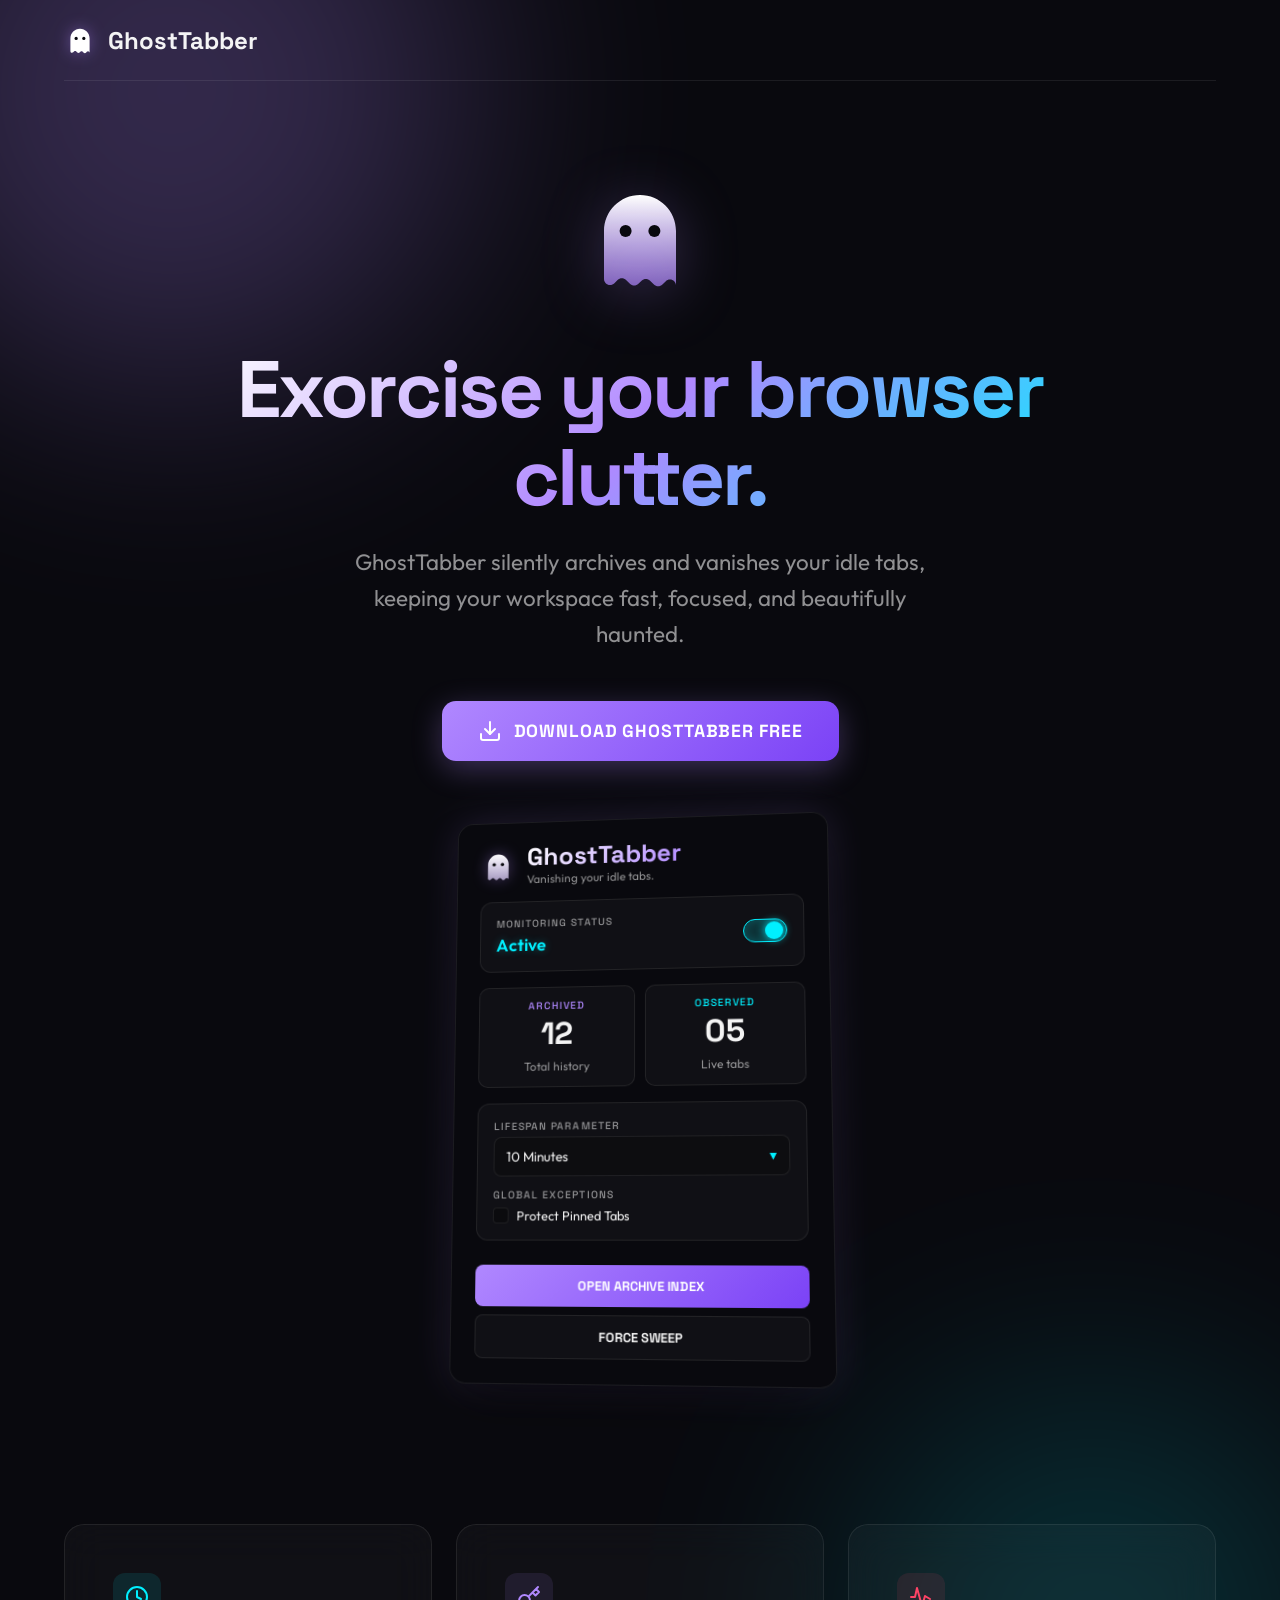
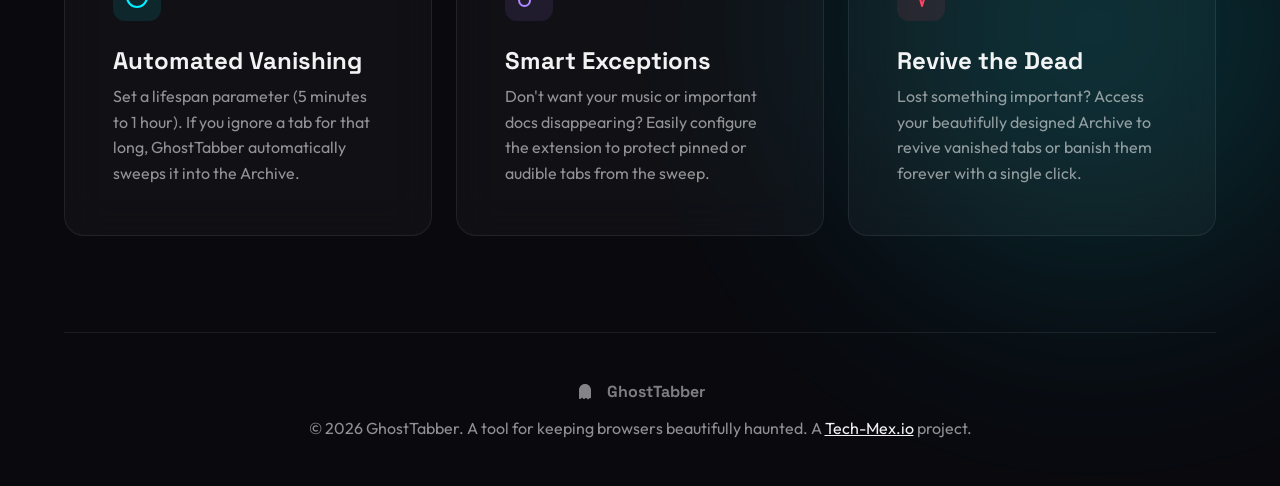
<file: index.html>
<!DOCTYPE html>
<html lang="en">
<head>
    <meta charset="UTF-8">
    <meta name="viewport" content="width=device-width, initial-scale=1.0">
    <title>GhostTabber - Vanish Idle Tabs</title>
    <meta name="description" content="A beautifully eerie browser extension that automatically archives and closes inactive tabs to keep your workspace clean.">
    <link rel="preconnect" href="https://fonts.googleapis.com">
    <link rel="preconnect" href="https://fonts.gstatic.com" crossorigin>
    <link href="https://fonts.googleapis.com/css2?family=Outfit:wght@300;400;500;600&family=Space+Grotesk:wght@500;700&display=swap" rel="stylesheet">
    <style type="text/css">

        :root {
            --bg-void: #09090E;
            --ghost-glass: rgba(255, 255, 255, 0.03);
            --ghost-glass-hover: rgba(255, 255, 255, 0.08);
            --ghost-border: rgba(255, 255, 255, 0.08);

            --text-primary: rgba(255, 255, 255, 0.95);
            --text-secondary: rgba(255, 255, 255, 0.55);

            --glow-purple: #B088FF;
            --glow-cyan: #00F0FF;

            --space-xs: 0.5rem;
            --space-sm: 1rem;
            --space-md: 1.5rem;
            --space-lg: 3rem;
            --space-xl: 6rem;

            --transition-bounce: 0.4s cubic-bezier(0.175, 0.885, 0.32, 1.275);
            --transition-smooth: 0.3s ease;
        }


        * { box-sizing: border-box; margin: 0; padding: 0; }

        body {
            font-family: 'Outfit', sans-serif;
            background-color: var(--bg-void);
            color: var(--text-primary);
            min-height: 100vh;
            position: relative;
            overflow-x: hidden;
            -webkit-font-smoothing: antialiased;
        }


        .ambient-orb {
            position: absolute;
            border-radius: 50%;
            filter: blur(120px);
            opacity: 0.25;
            z-index: 0;
            pointer-events: none;
            animation: float-orb 15s infinite alternate ease-in-out;
        }
        .orb-1 {
            background: var(--glow-purple);
            width: 50vw; height: 50vw;
            max-width: 600px; max-height: 600px;
            top: -10%; left: -10%;
        }
        .orb-2 {
            background: var(--glow-cyan);
            width: 40vw; height: 40vw;
            max-width: 500px; max-height: 500px;
            bottom: 10%; right: -5%;
            animation-delay: -7s;
            opacity: 0.15;
        }

        @keyframes float-orb {
            0% { transform: translate(0, 0) scale(1); }
            100% { transform: translate(5vw, 5vw) scale(1.1); }
        }


        .container {
            max-width: 1200px;
            margin: 0 auto;
            padding: 0 var(--space-md);
            position: relative;
            z-index: 1;
        }


        nav {
            display: flex;
            justify-content: space-between;
            align-items: center;
            padding: var(--space-md) 0;
            border-bottom: 1px solid var(--ghost-border);
        }

        a {
            color: var(--text-primary);
        }

        .logo {
            display: flex;
            align-items: center;
            gap: 12px;
            font-family: 'Space Grotesk', sans-serif;
            font-size: 1.5rem;
            font-weight: 700;
            text-decoration: none;
            color: var(--text-primary);
        }

        .logo svg {
            width: 32px;
            height: 32px;
            filter: drop-shadow(0 0 8px rgba(176, 136, 255, 0.4));
        }


        .hero {
            display: flex;
            flex-direction: column;
            align-items: center;
            text-align: center;
            padding: var(--space-xl) 0 var(--space-lg);
        }

        .hero-ghost {
            width: 120px;
            height: 120px;
            margin-bottom: var(--space-lg);
            animation: levitate 4s infinite ease-in-out;
            filter: drop-shadow(0 10px 30px rgba(176, 136, 255, 0.3));
        }

        @keyframes levitate {
            0%, 100% { transform: translateY(0); }
            50% { transform: translateY(-15px); }
        }

        .hero h1 {
            font-family: 'Space Grotesk', sans-serif;
            font-size: clamp(3rem, 8vw, 5rem);
            font-weight: 700;
            letter-spacing: -0.03em;
            line-height: 1.1;
            margin-bottom: var(--space-md);
            background: linear-gradient(135deg, #ffffff, var(--glow-purple), var(--glow-cyan));
            -webkit-background-clip: text;
            -webkit-text-fill-color: transparent;
            max-width: 900px;
        }

        .hero p {
            font-size: clamp(1.1rem, 3vw, 1.4rem);
            color: var(--text-secondary);
            max-width: 600px;
            margin-bottom: var(--space-lg);
            line-height: 1.6;
        }


        .btn {
            display: inline-flex;
            align-items: center;
            justify-content: center;
            gap: 12px;
            padding: 18px 36px;
            font-family: 'Space Grotesk', sans-serif;
            font-size: 1.1rem;
            font-weight: 700;
            text-decoration: none;
            text-transform: uppercase;
            letter-spacing: 0.05em;
            border-radius: 14px;
            cursor: pointer;
            transition: var(--transition-bounce);
            outline: none;
            border: none;
        }

        .btn:active { transform: scale(0.95); }

        .btn-primary {
            background: linear-gradient(135deg, var(--glow-purple), #7b42f6);
            color: #fff;
            box-shadow: 0 8px 30px rgba(176, 136, 255, 0.3);
        }

        .btn-primary:hover {
            box-shadow: 0 12px 40px rgba(176, 136, 255, 0.5);
            transform: translateY(-4px);
        }

        .btn-secondary {
            background: var(--ghost-glass);
            border: 1px solid var(--ghost-border);
            color: var(--text-primary);
            padding: 12px 24px;
            font-size: 0.95rem;
            border-radius: 10px;
            backdrop-filter: blur(10px);
        }

        .btn-secondary:hover {
            background: var(--ghost-glass-hover);
            border-color: var(--glow-cyan);
            color: var(--glow-cyan);
        }


        .preview-section {
            display: flex;
            justify-content: center;
            padding: 0 0 var(--space-xl);
            perspective: 1000px;
        }

        .mockup-wrapper {
            position: relative;
            transform: rotateX(5deg) rotateY(-5deg);
            transition: transform 0.5s ease;
            animation: float-mockup 6s infinite ease-in-out;
        }

        .mockup-wrapper:hover {
            transform: rotateX(0) rotateY(0) scale(1.02);
            animation-play-state: paused;
        }

        @keyframes float-mockup {
            0%, 100% { transform: translateY(0) rotateX(4deg) rotateY(-4deg); }
            50% { transform: translateY(-15px) rotateX(6deg) rotateY(-2deg); }
        }

        .mockup-popup {
            width: 380px;
            background: rgba(9, 9, 14, 0.85);
            border: 1px solid var(--ghost-border);
            border-radius: 16px;
            padding: var(--space-md);
            backdrop-filter: blur(25px);
            -webkit-backdrop-filter: blur(25px);
            box-shadow: 0 25px 50px -12px rgba(0, 0, 0, 0.5), 0 0 40px rgba(176, 136, 255, 0.15);
            display: flex;
            flex-direction: column;
            gap: 16px;
            text-align: left;
        }

        .mockup-header { display: flex; align-items: center; gap: 12px; }
        .mockup-header svg { width: 36px; height: 36px; filter: drop-shadow(0 0 8px rgba(176,136,255,0.4)); }
        .mockup-h1 { font-family: 'Space Grotesk', sans-serif; font-size: 1.6rem; font-weight: 700; background: linear-gradient(135deg, #fff, var(--glow-purple)); -webkit-background-clip: text; -webkit-text-fill-color: transparent; line-height: 1; margin-bottom: 2px;}
        .mockup-caption { font-size: 0.75rem; color: var(--text-secondary); }

        .mockup-glass-panel { background: var(--ghost-glass); border: 1px solid var(--ghost-border); border-radius: 12px; padding: 16px; }
        .mockup-status-row { display: flex; justify-content: space-between; align-items: center; }

        .mockup-label { font-family: 'Space Grotesk', sans-serif; font-size: 0.65rem; text-transform: uppercase; letter-spacing: 0.1em; color: var(--text-secondary); font-weight: 500; display: block; margin-bottom: 4px; }
        .mockup-status-text { font-size: 1.1rem; font-weight: 600; color: var(--glow-cyan); text-shadow: 0 0 10px rgba(0,240,255,0.3); }

        .mockup-stats-grid { display: grid; grid-template-columns: 1fr 1fr; gap: 10px; }
        .mockup-stat-card { background: var(--ghost-glass); border: 1px solid var(--ghost-border); border-radius: 10px; padding: 12px; text-align: center; }
        .mockup-stat-value { font-family: 'Space Grotesk', sans-serif; font-size: 2rem; font-weight: 700; line-height: 1; margin: 6px 0; color: var(--text-primary); }

        .mockup-toggle { width: 44px; height: 24px; background: rgba(0, 240, 255, 0.15); border: 1px solid var(--glow-cyan); border-radius: 30px; position: relative; box-shadow: inset 0 0 10px rgba(0,240,255,0.2); }
        .mockup-toggle::after { content: ''; position: absolute; right: 3px; top: 2px; width: 18px; height: 18px; background: var(--glow-cyan); border-radius: 50%; box-shadow: 0 0 10px var(--glow-cyan); }

        .mockup-actions { display: flex; flex-direction: column; gap: 8px; margin-top: 8px; }
        .mockup-btn { padding: 12px; border-radius: 8px; font-family: 'Space Grotesk', sans-serif; font-size: 0.8rem; font-weight: 700; text-transform: uppercase; text-align: center; }
        .mockup-btn-primary { background: linear-gradient(135deg, var(--glow-purple), #7b42f6); color: #fff; }
        .mockup-btn-secondary { background: var(--ghost-glass); border: 1px solid var(--ghost-border); color: var(--text-primary); }


        .features {
            padding: var(--space-lg) 0 var(--space-xl);
            display: grid;
            grid-template-columns: repeat(auto-fit, minmax(300px, 1fr));
            gap: var(--space-md);
        }

        .feature-card {
            background: var(--ghost-glass);
            border: 1px solid var(--ghost-border);
            border-radius: 20px;
            padding: var(--space-lg);
            backdrop-filter: blur(20px);
            -webkit-backdrop-filter: blur(20px);
            transition: var(--transition-smooth);
        }

        .feature-card:hover {
            background: var(--ghost-glass-hover);
            border-color: rgba(255, 255, 255, 0.15);
            transform: translateY(-5px);
            box-shadow: 0 15px 40px rgba(0, 0, 0, 0.3);
        }

        .feature-icon {
            width: 48px;
            height: 48px;
            margin-bottom: var(--space-md);
            color: var(--glow-cyan);
            background: rgba(0, 240, 255, 0.1);
            border-radius: 12px;
            display: flex;
            align-items: center;
            justify-content: center;
        }

        .feature-card h3 {
            font-family: 'Space Grotesk', sans-serif;
            font-size: 1.5rem;
            margin-bottom: var(--space-xs);
            color: var(--text-primary);
        }

        .feature-card p {
            color: var(--text-secondary);
            line-height: 1.6;
        }


        footer {
            border-top: 1px solid var(--ghost-border);
            padding: var(--space-lg) 0;
            text-align: center;
            color: var(--text-secondary);
        }

        .footer-content {
            display: flex;
            flex-direction: column;
            align-items: center;
            gap: var(--space-sm);
        }

        @media (max-width: 768px) {
            .hero { padding: var(--space-lg) 0; }
            .btn-primary { width: 100%; }
        }
    </style>
</head>
<body>


    <div class="ambient-orb orb-1"></div>
    <div class="ambient-orb orb-2"></div>

    <div class="container">
        <nav>
            <a href="#" class="logo">
                <svg viewBox="0 0 100 100" fill="none" xmlns="http://www.w3.org/2000/svg">
                    <path d="M50 15C33.4315 15 20 28.4315 20 45V85C20 87.7614 22.2386 90 25 90C26.3807 90 27.7046 89.4518 28.6803 88.4761L31.3197 85.8368C33.2723 83.8841 36.4384 83.8841 38.391 85.8368L41.609 89.0547C43.5616 91.0074 46.7277 91.0074 48.6803 89.0547L51.3197 86.4154C53.2723 84.4628 56.4384 84.4628 58.391 86.4154L61.609 89.6333C63.5616 91.586 66.7277 91.586 68.6803 89.6333L71.3197 86.9939C72.2954 86.0182 73.6193 85.4701 75 85.4701C77.7614 85.4701 80 87.7086 80 90.4701V45C80 28.4315 66.5685 15 50 15Z" fill="#fff"/>
                    <circle cx="38" cy="45" r="5" fill="#09090E"/>
                    <circle cx="62" cy="45" r="5" fill="#09090E"/>
                </svg>
                GhostTabber
            </a>
            <!-- <a href="#install" class="btn btn-secondary">Add to Chrome</a> -->
        </nav>


        <section class="hero">
            <svg class="hero-ghost" viewBox="0 0 100 100" fill="none" xmlns="http://www.w3.org/2000/svg">
                <path d="M50 15C33.4315 15 20 28.4315 20 45V85C20 87.7614 22.2386 90 25 90C26.3807 90 27.7046 89.4518 28.6803 88.4761L31.3197 85.8368C33.2723 83.8841 36.4384 83.8841 38.391 85.8368L41.609 89.0547C43.5616 91.0074 46.7277 91.0074 48.6803 89.0547L51.3197 86.4154C53.2723 84.4628 56.4384 84.4628 58.391 86.4154L61.609 89.6333C63.5616 91.586 66.7277 91.586 68.6803 89.6333L71.3197 86.9939C72.2954 86.0182 73.6193 85.4701 75 85.4701C77.7614 85.4701 80 87.7086 80 90.4701V45C80 28.4315 66.5685 15 50 15Z" fill="url(#ghost-grad)"/>
                <circle cx="38" cy="45" r="5" fill="#09090E"/>
                <circle cx="62" cy="45" r="5" fill="#09090E"/>
                <defs>
                    <linearGradient id="ghost-grad" x1="50" y1="15" x2="50" y2="90" gradientUnits="userSpaceOnUse">
                        <stop stop-color="#FFFFFF"/>
                        <stop offset="1" stop-color="#B088FF" stop-opacity="0.7"/>
                    </linearGradient>
                </defs>
            </svg>

            <h1>Exorcise your browser clutter.</h1>
            <p>GhostTabber silently archives and vanishes your idle tabs, keeping your workspace fast, focused, and beautifully haunted.</p>

            <a href="./ghost-tabber.zip" download="/ghost-tabber.zip" class="btn btn-primary" id="install">
                <svg width="24" height="24" viewBox="0 0 24 24" fill="none" stroke="currentColor" stroke-width="2" stroke-linecap="round" stroke-linejoin="round">
                    <path d="M21 15v4a2 2 0 0 1-2 2H5a2 2 0 0 1-2-2v-4"></path>
                    <polyline points="7 10 12 15 17 10"></polyline>
                    <line x1="12" y1="15" x2="12" y2="3"></line>
                </svg>
                Download GhostTabber Free
            </a>
        </section>


        <section class="preview-section">
            <div class="mockup-wrapper">
                <div class="mockup-popup">
                    <div class="mockup-header">
                        <svg viewBox="0 0 100 100" fill="none" xmlns="http://www.w3.org/2000/svg">
                            <path d="M50 15C33.4315 15 20 28.4315 20 45V85C20 87.7614 22.2386 90 25 90C26.3807 90 27.7046 89.4518 28.6803 88.4761L31.3197 85.8368C33.2723 83.8841 36.4384 83.8841 38.391 85.8368L41.609 89.0547C43.5616 91.0074 46.7277 91.0074 48.6803 89.0547L51.3197 86.4154C53.2723 84.4628 56.4384 84.4628 58.391 86.4154L61.609 89.6333C63.5616 91.586 66.7277 91.586 68.6803 89.6333L71.3197 86.9939C72.2954 86.0182 73.6193 85.4701 75 85.4701C77.7614 85.4701 80 87.7086 80 90.4701V45C80 28.4315 66.5685 15 50 15Z" fill="url(#mockup-ghost-grad)"/>
                            <circle cx="38" cy="45" r="5" fill="#09090E"/>
                            <circle cx="62" cy="45" r="5" fill="#09090E"/>
                            <defs>
                                <linearGradient id="mockup-ghost-grad" x1="50" y1="15" x2="50" y2="90" gradientUnits="userSpaceOnUse">
                                    <stop stop-color="#FFFFFF"/>
                                    <stop offset="1" stop-color="#E2D4FF" stop-opacity="0.7"/>
                                </linearGradient>
                            </defs>
                        </svg>
                        <div>
                            <div class="mockup-h1">GhostTabber</div>
                            <div class="mockup-caption">Vanishing your idle tabs.</div>
                        </div>
                    </div>

                    <div class="mockup-glass-panel mockup-status-row">
                        <div>
                            <span class="mockup-label">Monitoring Status</span>
                            <div class="mockup-status-text">Active</div>
                        </div>
                        <div class="mockup-toggle"></div>
                    </div>

                    <div class="mockup-stats-grid">
                        <div class="mockup-stat-card">
                            <span class="mockup-label" style="color: var(--glow-purple)">Archived</span>
                            <div class="mockup-stat-value">12</div>
                            <span class="mockup-caption">Total history</span>
                        </div>
                        <div class="mockup-stat-card">
                            <span class="mockup-label" style="color: var(--glow-cyan)">Observed</span>
                            <div class="mockup-stat-value">05</div>
                            <span class="mockup-caption">Live tabs</span>
                        </div>
                    </div>

                    <div class="mockup-glass-panel">
                        <span class="mockup-label">Lifespan Parameter</span>
                        <div style="background: rgba(0,0,0,0.2); border: 1px solid var(--ghost-border); border-radius: 8px; padding: 10px 12px; font-size: 0.85rem; display: flex; justify-content: space-between; margin-bottom: 12px;">
                            10 Minutes
                            <span style="color: var(--glow-cyan);">▾</span>
                        </div>
                        <span class="mockup-label">Global Exceptions</span>
                        <div style="font-size: 0.8rem; display: flex; align-items: center; gap: 8px; color: var(--text-primary); margin-top: 6px;">
                            <div style="width: 16px; height: 16px; background: rgba(0,0,0,0.3); border: 1px solid var(--ghost-border); border-radius: 4px;"></div>
                            Protect Pinned Tabs
                        </div>
                    </div>

                    <div class="mockup-actions">
                        <div class="mockup-btn mockup-btn-primary">Open Archive Index</div>
                        <div class="mockup-btn mockup-btn-secondary">Force Sweep</div>
                    </div>
                </div>
            </div>
        </section>


        <section class="features">
            <div class="feature-card">
                <div class="feature-icon">
                    <svg width="24" height="24" viewBox="0 0 24 24" fill="none" stroke="currentColor" stroke-width="2" stroke-linecap="round" stroke-linejoin="round">
                        <circle cx="12" cy="12" r="10"></circle>
                        <polyline points="12 6 12 12 16 14"></polyline>
                    </svg>
                </div>
                <h3>Automated Vanishing</h3>
                <p>Set a lifespan parameter (5 minutes to 1 hour). If you ignore a tab for that long, GhostTabber automatically sweeps it into the Archive.</p>
            </div>

            <div class="feature-card">
                <div class="feature-icon" style="color: var(--glow-purple); background: rgba(176, 136, 255, 0.1);">
                    <svg width="24" height="24" viewBox="0 0 24 24" fill="none" stroke="currentColor" stroke-width="2" stroke-linecap="round" stroke-linejoin="round">
                        <path d="M21 2l-2 2m-7.61 7.61a5.5 5.5 0 1 1-7.778 7.778 5.5 5.5 0 0 1 7.777-7.777zm0 0L15.5 7.5m0 0l3 3L22 7l-3-3m-3.5 3.5L19 4"></path>
                    </svg>
                </div>
                <h3>Smart Exceptions</h3>
                <p>Don't want your music or important docs disappearing? Easily configure the extension to protect pinned or audible tabs from the sweep.</p>
            </div>

            <div class="feature-card">
                <div class="feature-icon" style="color: #FF4466; background: rgba(255, 68, 102, 0.1);">
                    <svg width="24" height="24" viewBox="0 0 24 24" fill="none" stroke="currentColor" stroke-width="2" stroke-linecap="round" stroke-linejoin="round">
                        <path d="M2 12h4l2-9 5 18 3-10 5 3"></path>
                    </svg>
                </div>
                <h3>Revive the Dead</h3>
                <p>Lost something important? Access your beautifully designed Archive to revive vanished tabs or banish them forever with a single click.</p>
            </div>
        </section>


        <footer>
            <div class="footer-content">
                <div class="logo">
                    <svg viewBox="0 0 100 100" fill="none" style="width: 20px; height: 20px; filter: none; opacity: 0.5;">
                        <path d="M50 15C33.4315 15 20 28.4315 20 45V85C20 87.7614 22.2386 90 25 90C26.3807 90 27.7046 89.4518 28.6803 88.4761L31.3197 85.8368C33.2723 83.8841 36.4384 83.8841 38.391 85.8368L41.609 89.0547C43.5616 91.0074 46.7277 91.0074 48.6803 89.0547L51.3197 86.4154C53.2723 84.4628 56.4384 84.4628 58.391 86.4154L61.609 89.6333C63.5616 91.586 66.7277 91.586 68.6803 89.6333L71.3197 86.9939C72.2954 86.0182 73.6193 85.4701 75 85.4701C77.7614 85.4701 80 87.7086 80 90.4701V45C80 28.4315 66.5685 15 50 15Z" fill="#fff"/>
                    </svg>
                    <span style="font-size: 1rem; opacity: 0.5;">GhostTabber</span>
                </div>
                <p>&copy; 2026 GhostTabber. A tool for keeping browsers beautifully haunted. A <a href="https://www.tech-mex.io" target="_blank">Tech-Mex.io</a> project.</p>
            </div>
        </footer>
    </div>
</body>
</html>
</file>
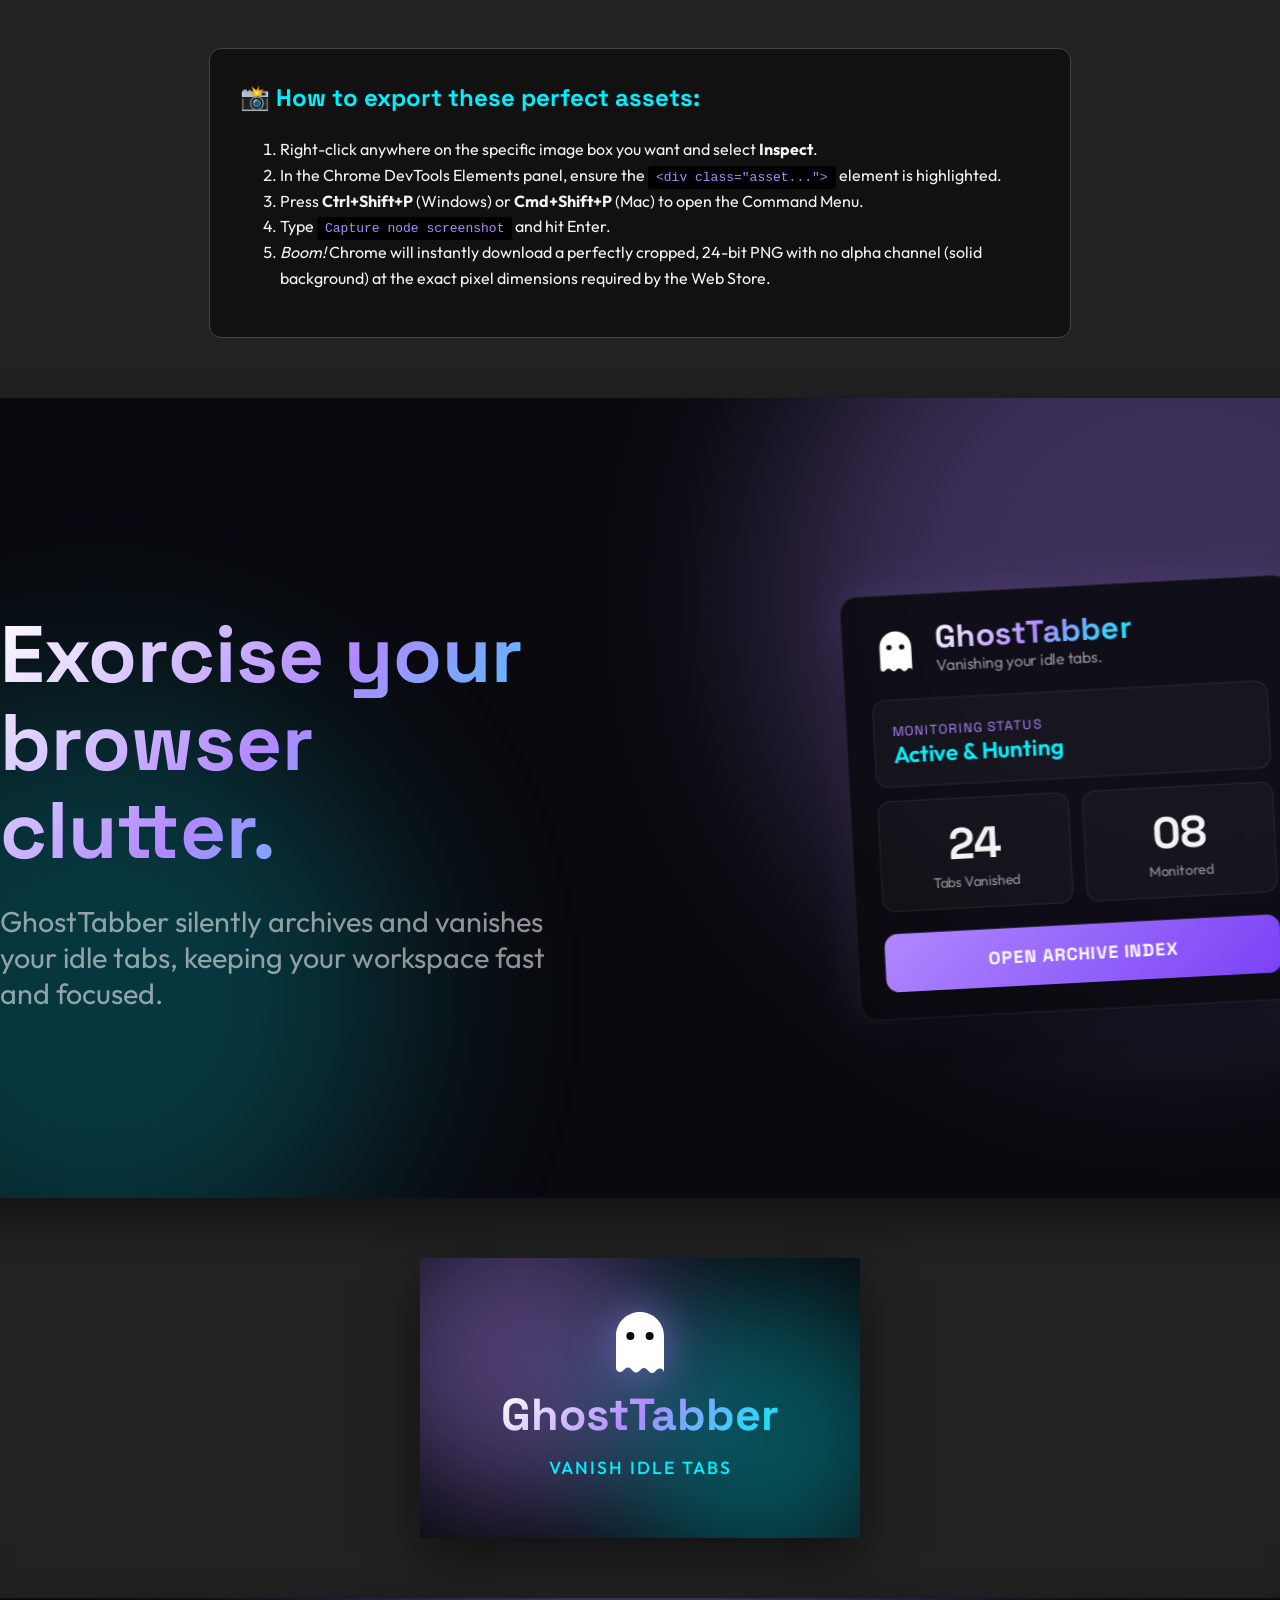
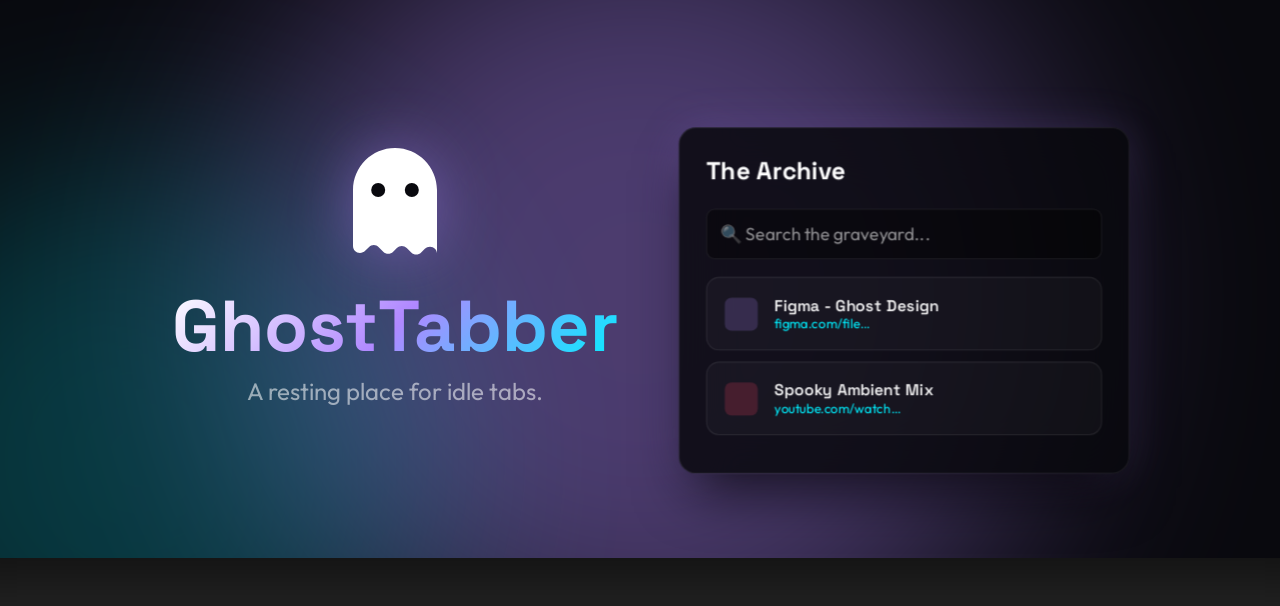
<file: assets.html>
<!DOCTYPE html>
<html lang="en">
<head>
    <meta charset="UTF-8">
    <meta name="viewport" content="width=device-width, initial-scale=1.0">
    <title>GhostTabber Promo Asset Studio</title>
    <link rel="preconnect" href="https://fonts.googleapis.com">
    <link rel="preconnect" href="https://fonts.gstatic.com" crossorigin>
    <link href="https://fonts.googleapis.com/css2?family=Outfit:wght@300;400;500;600&family=Space+Grotesk:wght@500;700&display=swap" rel="stylesheet">
    <style type="text/css">
        /* --- ETHEREAL DESIGN TOKENS --- */
        :root {
            --bg-void: #09090E;
            --ghost-glass: rgba(255, 255, 255, 0.03);
            --ghost-border: rgba(255, 255, 255, 0.08);
            --text-primary: rgba(255, 255, 255, 0.95);
            --text-secondary: rgba(255, 255, 255, 0.55);
            --glow-purple: #B088FF;
            --glow-cyan: #00F0FF;
            --glow-red: #FF4466;
        }

        body {
            font-family: 'Outfit', sans-serif;
            background-color: #222; /* Page background, darker to see the assets */
            color: var(--text-primary);
            padding: 40px;
            display: flex;
            flex-direction: column;
            gap: 60px;
            align-items: center;
        }

        .instructions {
            max-width: 800px;
            background: rgba(0,0,0,0.5);
            padding: 30px;
            border-radius: 12px;
            border: 1px solid #444;
            line-height: 1.6;
        }
        .instructions h2 { font-family: 'Space Grotesk'; color: var(--glow-cyan); margin-top: 0;}
        code { background: #000; padding: 4px 8px; border-radius: 4px; color: var(--glow-purple); }

        /* --- ASSET CONTAINER BASE --- */
        .asset {
            background-color: var(--bg-void);
            position: relative;
            overflow: hidden;
            box-shadow: 0 20px 50px rgba(0,0,0,0.5);
            /* This ensures Chrome takes a pixel-perfect snapshot with NO alpha */
        }

        /* --- ORBS FOR ASSETS --- */
        .orb { position: absolute; border-radius: 50%; filter: blur(100px); z-index: 0; pointer-events: none; }
        .orb-p { background: var(--glow-purple); }
        .orb-c { background: var(--glow-cyan); }

        /* --- TYPOGRAPHY --- */
        .title-gradient {
            font-family: 'Space Grotesk', sans-serif;
            font-weight: 700;
            background: linear-gradient(135deg, #fff, var(--glow-purple), var(--glow-cyan));
            -webkit-background-clip: text;
            -webkit-text-fill-color: transparent;
            line-height: 1.1;
        }

        /* --- MOCKUP UI ELEMENTS (Reused from previous code) --- */
        .mockup-popup {
            width: 360px;
            background: rgba(9, 9, 14, 0.85);
            border: 1px solid var(--ghost-border);
            border-radius: 16px;
            padding: 24px;
            backdrop-filter: blur(25px);
            -webkit-backdrop-filter: blur(25px);
            box-shadow: 0 25px 50px -12px rgba(0, 0, 0, 0.8), 0 0 40px rgba(176, 136, 255, 0.2);
            position: relative;
            z-index: 2;
        }

        /* --- 1. SCREENSHOT (1280x800) --- */
        .screenshot-1 {
            width: 1280px;
            height: 800px;
            display: flex;
            align-items: center;
            justify-content: space-between;
            padding: 0 100px;
        }
        .screenshot-1 .orb-p { width: 800px; height: 800px; top: -200px; right: -200px; opacity: 0.3; }
        .screenshot-1 .orb-c { width: 600px; height: 600px; bottom: -100px; left: -100px; opacity: 0.2; }

        .screenshot-text { z-index: 2; max-width: 550px; }
        .screenshot-text h1 { font-size: 5rem; margin-bottom: 24px; }
        .screenshot-text p { font-size: 1.8rem; color: var(--text-secondary); }

        /* --- 2. SMALL TILE (440x280) --- */
        .small-tile {
            width: 440px;
            height: 280px;
            display: flex;
            flex-direction: column;
            align-items: center;
            justify-content: center;
            text-align: center;
        }
        .small-tile .orb-p { width: 300px; height: 300px; top: -50px; left: -50px; opacity: 0.4; filter: blur(60px); }
        .small-tile .orb-c { width: 300px; height: 300px; bottom: -50px; right: -50px; opacity: 0.3; filter: blur(60px); }

        .small-tile svg { width: 80px; height: 80px; z-index: 2; filter: drop-shadow(0 0 20px rgba(176, 136, 255, 0.5)); margin-bottom: 10px;}
        .small-tile h2 { font-size: 2.8rem; z-index: 2; margin: 0; }
        .small-tile p { font-size: 1.1rem; color: var(--glow-cyan); z-index: 2; font-weight: 500; letter-spacing: 2px; text-transform: uppercase;}

        /* --- 3. MARQUEE TILE (1400x560) --- */
        .marquee-tile {
            width: 1400px;
            height: 560px;
            display: flex;
            align-items: center;
            justify-content: center;
            gap: 80px;
        }
        .marquee-tile .orb-p { width: 800px; height: 800px; left: 300px; top: -100px; opacity: 0.4; filter: blur(120px); }
        .marquee-tile .orb-c { width: 600px; height: 600px; left: -100px; bottom: -200px; opacity: 0.2; }

        .marquee-brand { z-index: 2; display: flex; flex-direction: column; align-items: center; }
        .marquee-brand svg { width: 140px; height: 140px; filter: drop-shadow(0 0 30px rgba(176, 136, 255, 0.4)); margin-bottom: 20px;}
        .marquee-brand h1 { font-size: 4.5rem; margin: 0;}
        .marquee-brand p { font-size: 1.5rem; color: var(--text-secondary); margin-top: 10px;}

    </style>
</head>
<body>

    <div class="instructions">
        <h2>📸 How to export these perfect assets:</h2>
        <ol>
            <li>Right-click anywhere on the specific image box you want and select <b>Inspect</b>.</li>
            <li>In the Chrome DevTools Elements panel, ensure the <code>&lt;div class="asset..."&gt;</code> element is highlighted.</li>
            <li>Press <b>Ctrl+Shift+P</b> (Windows) or <b>Cmd+Shift+P</b> (Mac) to open the Command Menu.</li>
            <li>Type <code>Capture node screenshot</code> and hit Enter.</li>
            <li><i>Boom!</i> Chrome will instantly download a perfectly cropped, 24-bit PNG with no alpha channel (solid background) at the exact pixel dimensions required by the Web Store.</li>
        </ol>
    </div>

    <!-- 1. MAIN SCREENSHOT (1280x800) -->
    <div class="asset screenshot-1" id="screenshot">
        <div class="orb orb-p"></div>
        <div class="orb orb-c"></div>

        <div class="screenshot-text">
            <h1 class="title-gradient">Exorcise your browser clutter.</h1>
            <p>GhostTabber silently archives and vanishes your idle tabs, keeping your workspace fast and focused.</p>
        </div>

        <div class="mockup-popup" style="transform: rotate(-3deg) scale(1.1);">
            <div style="display: flex; align-items: center; gap: 12px; margin-bottom: 20px;">
                <svg viewBox="0 0 100 100" fill="none" style="width: 48px; height: 48px;">
                    <path d="M50 15C33.4315 15 20 28.4315 20 45V85C20 87.7614 22.2386 90 25 90C26.3807 90 27.7046 89.4518 28.6803 88.4761L31.3197 85.8368C33.2723 83.8841 36.4384 83.8841 38.391 85.8368L41.609 89.0547C43.5616 91.0074 46.7277 91.0074 48.6803 89.0547L51.3197 86.4154C53.2723 84.4628 56.4384 84.4628 58.391 86.4154L61.609 89.6333C63.5616 91.586 66.7277 91.586 68.6803 89.6333L71.3197 86.9939C72.2954 86.0182 73.6193 85.4701 75 85.4701C77.7614 85.4701 80 87.7086 80 90.4701V45C80 28.4315 66.5685 15 50 15Z" fill="#fff"/>
                    <circle cx="38" cy="45" r="5" fill="#09090E"/>
                    <circle cx="62" cy="45" r="5" fill="#09090E"/>
                </svg>
                <div>
                    <div class="title-gradient" style="font-size: 1.8rem;">GhostTabber</div>
                    <div style="font-size: 0.9rem; color: var(--text-secondary);">Vanishing your idle tabs.</div>
                </div>
            </div>

            <div style="background: var(--ghost-glass); border: 1px solid var(--ghost-border); border-radius: 12px; padding: 16px; margin-bottom: 12px;">
                <span style="font-family: 'Space Grotesk'; font-size: 0.75rem; text-transform: uppercase; letter-spacing: 0.1em; color: var(--glow-purple);">Monitoring Status</span>
                <div style="font-size: 1.3rem; font-weight: 600; color: var(--glow-cyan);">Active & Hunting</div>
            </div>

            <div style="display: grid; grid-template-columns: 1fr 1fr; gap: 12px; margin-bottom: 12px;">
                <div style="background: var(--ghost-glass); border: 1px solid var(--ghost-border); border-radius: 12px; padding: 16px; text-align: center;">
                    <div style="font-family: 'Space Grotesk'; font-size: 2.5rem; font-weight: 700;">24</div>
                    <div style="font-size: 0.8rem; color: var(--text-secondary);">Tabs Vanished</div>
                </div>
                <div style="background: var(--ghost-glass); border: 1px solid var(--ghost-border); border-radius: 12px; padding: 16px; text-align: center;">
                    <div style="font-family: 'Space Grotesk'; font-size: 2.5rem; font-weight: 700;">08</div>
                    <div style="font-size: 0.8rem; color: var(--text-secondary);">Monitored</div>
                </div>
            </div>

            <div style="background: linear-gradient(135deg, var(--glow-purple), #7b42f6); color: #fff; padding: 16px; border-radius: 12px; text-align: center; font-family: 'Space Grotesk'; font-weight: 700; text-transform: uppercase; letter-spacing: 0.05em; margin-top: 20px;">
                Open Archive Index
            </div>
        </div>
    </div>

    <!-- 2. SMALL PROMO TILE (440x280) -->
    <div class="asset small-tile" id="small-promo">
        <div class="orb orb-p"></div>
        <div class="orb orb-c"></div>

        <svg viewBox="0 0 100 100" fill="none" xmlns="http://www.w3.org/2000/svg">
            <path d="M50 15C33.4315 15 20 28.4315 20 45V85C20 87.7614 22.2386 90 25 90C26.3807 90 27.7046 89.4518 28.6803 88.4761L31.3197 85.8368C33.2723 83.8841 36.4384 83.8841 38.391 85.8368L41.609 89.0547C43.5616 91.0074 46.7277 91.0074 48.6803 89.0547L51.3197 86.4154C53.2723 84.4628 56.4384 84.4628 58.391 86.4154L61.609 89.6333C63.5616 91.586 66.7277 91.586 68.6803 89.6333L71.3197 86.9939C72.2954 86.0182 73.6193 85.4701 75 85.4701C77.7614 85.4701 80 87.7086 80 90.4701V45C80 28.4315 66.5685 15 50 15Z" fill="#fff"/>
            <circle cx="38" cy="45" r="5" fill="#09090E"/>
            <circle cx="62" cy="45" r="5" fill="#09090E"/>
        </svg>
        <h2 class="title-gradient">GhostTabber</h2>
        <p>Vanish Idle Tabs</p>
    </div>

    <!-- 3. MARQUEE PROMO TILE (1400x560) -->
    <div class="asset marquee-tile" id="marquee-promo">
        <div class="orb orb-p"></div>
        <div class="orb orb-c"></div>

        <div class="marquee-brand">
            <svg viewBox="0 0 100 100" fill="none" xmlns="http://www.w3.org/2000/svg">
                <path d="M50 15C33.4315 15 20 28.4315 20 45V85C20 87.7614 22.2386 90 25 90C26.3807 90 27.7046 89.4518 28.6803 88.4761L31.3197 85.8368C33.2723 83.8841 36.4384 83.8841 38.391 85.8368L41.609 89.0547C43.5616 91.0074 46.7277 91.0074 48.6803 89.0547L51.3197 86.4154C53.2723 84.4628 56.4384 84.4628 58.391 86.4154L61.609 89.6333C63.5616 91.586 66.7277 91.586 68.6803 89.6333L71.3197 86.9939C72.2954 86.0182 73.6193 85.4701 75 85.4701C77.7614 85.4701 80 87.7086 80 90.4701V45C80 28.4315 66.5685 15 50 15Z" fill="#fff"/>
                <circle cx="38" cy="45" r="5" fill="#09090E"/>
                <circle cx="62" cy="45" r="5" fill="#09090E"/>
            </svg>
            <h1 class="title-gradient">GhostTabber</h1>
            <p>A resting place for idle tabs.</p>
        </div>

        <div class="mockup-popup" style="transform: scale(1.1) translateY(20px);">
             <!-- Decorative UI representation of the Archive page -->
             <div style="font-family: 'Space Grotesk'; font-size: 1.4rem; font-weight: 700; color: #fff; margin-bottom: 20px;">The Archive</div>

             <div style="background: rgba(0,0,0,0.4); border: 1px solid var(--ghost-border); border-radius: 8px; padding: 12px; display: flex; align-items: center; gap: 10px; margin-bottom: 16px;">
                 <span style="color: var(--text-secondary);">🔍 Search the graveyard...</span>
             </div>

             <div style="background: var(--ghost-glass); border: 1px solid var(--ghost-border); border-radius: 12px; padding: 16px; margin-bottom: 10px; display: flex; align-items: center; gap: 15px;">
                 <div style="width: 30px; height: 30px; background: rgba(176,136,255,0.2); border-radius: 6px;"></div>
                 <div style="flex-grow: 1;">
                     <div style="font-family: 'Space Grotesk'; font-size: 0.9rem; font-weight: 600;">Figma - Ghost Design</div>
                     <div style="font-size: 0.75rem; color: var(--glow-cyan);">figma.com/file...</div>
                 </div>
             </div>

             <div style="background: var(--ghost-glass); border: 1px solid var(--ghost-border); border-radius: 12px; padding: 16px; margin-bottom: 10px; display: flex; align-items: center; gap: 15px;">
                <div style="width: 30px; height: 30px; background: rgba(255,68,102,0.2); border-radius: 6px;"></div>
                <div style="flex-grow: 1;">
                    <div style="font-family: 'Space Grotesk'; font-size: 0.9rem; font-weight: 600;">Spooky Ambient Mix</div>
                    <div style="font-size: 0.75rem; color: var(--glow-cyan);">youtube.com/watch...</div>
                </div>
            </div>
        </div>
    </div>

</body>
</html>
</file>
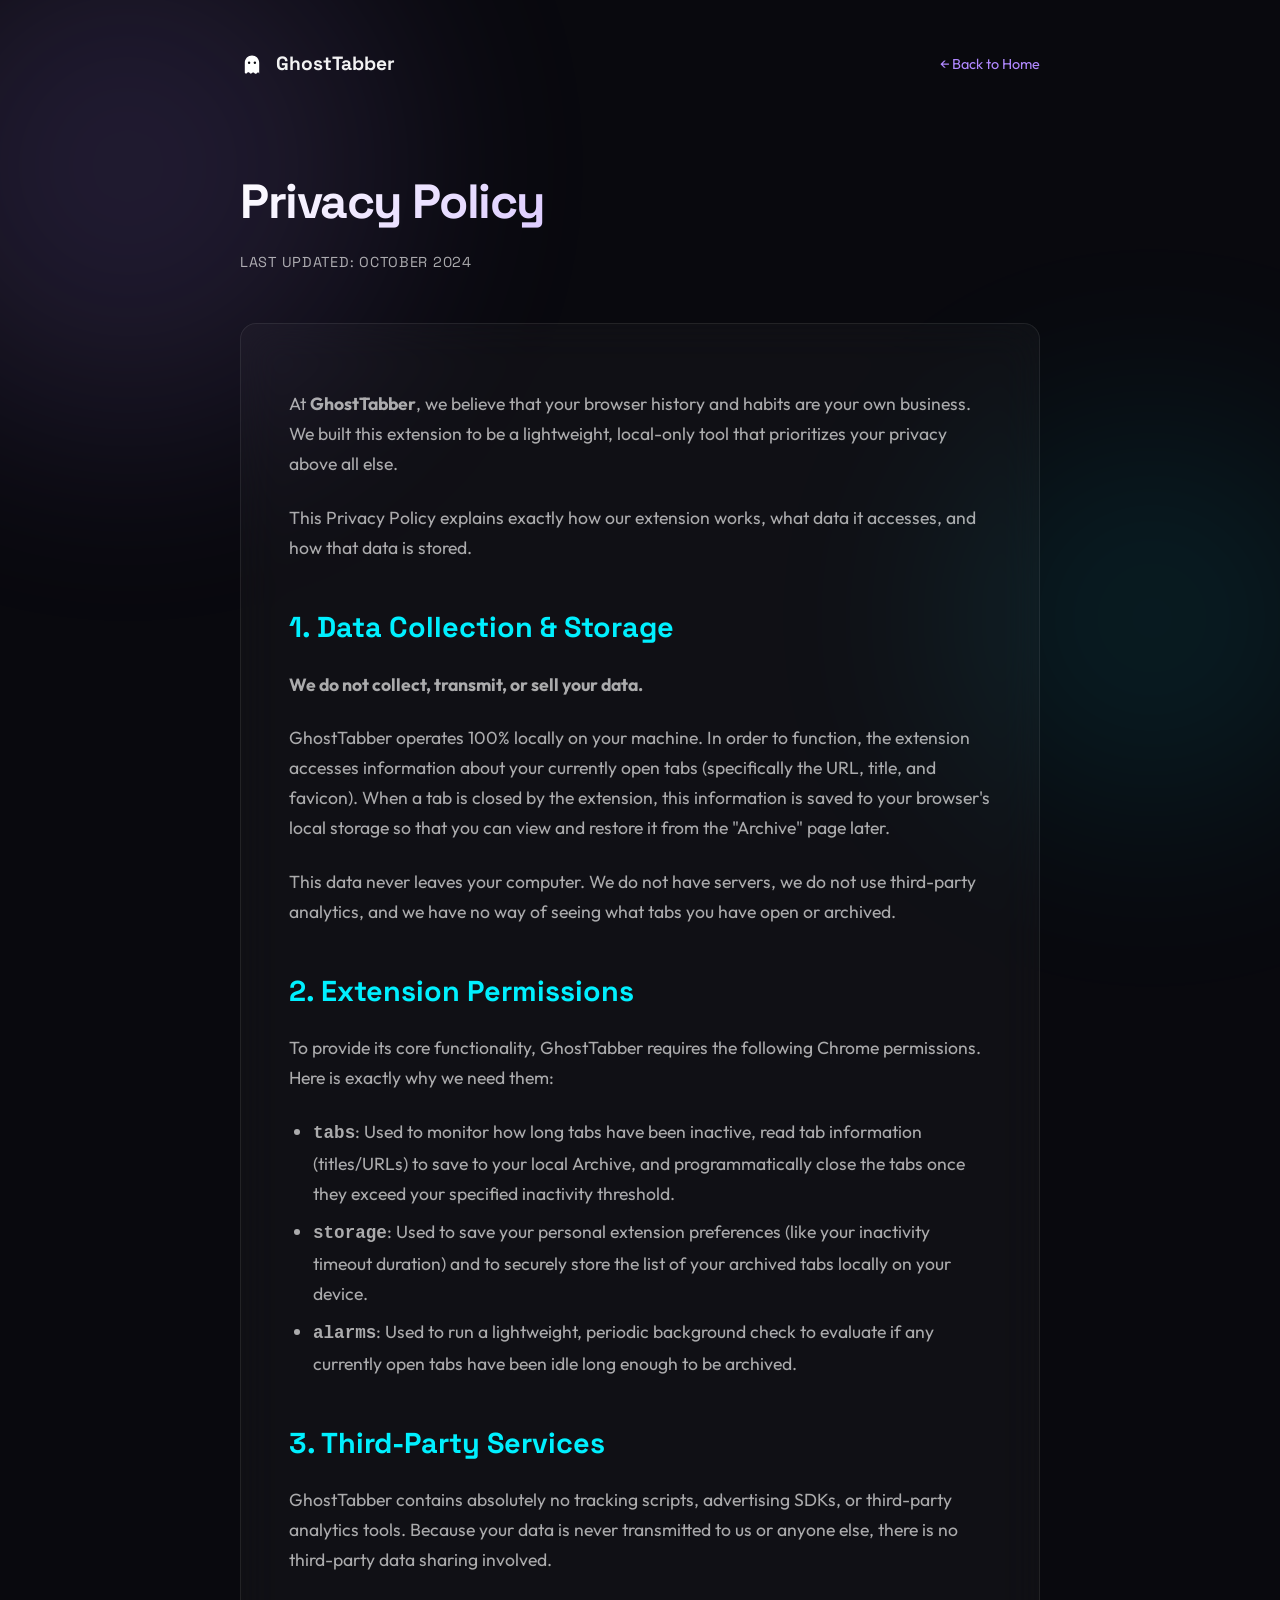
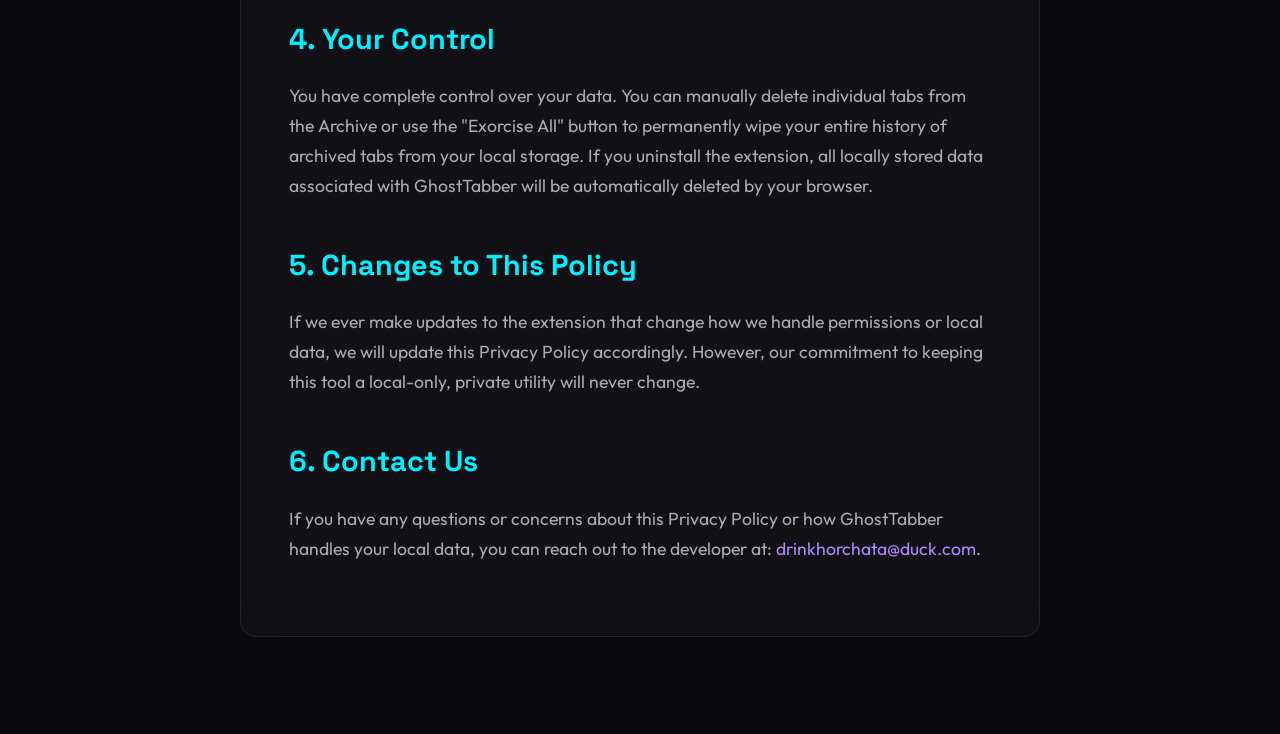
<file: privacy.html>
<!DOCTYPE html>
<html lang="en">
<head>
    <meta charset="UTF-8">
    <meta name="viewport" content="width=device-width, initial-scale=1.0">
    <title>Privacy Policy - GhostTabber</title>
    <link rel="preconnect" href="https://fonts.googleapis.com">
    <link rel="preconnect" href="https://fonts.gstatic.com" crossorigin>
    <link href="https://fonts.googleapis.com/css2?family=Outfit:wght@300;400;500;600&family=Space+Grotesk:wght@500;700&display=swap" rel="stylesheet">
    <style type="text/css">
        /* --- ETHEREAL DESIGN TOKENS --- */
        :root {
            --bg-void: #09090E;
            --ghost-glass: rgba(255, 255, 255, 0.03);
            --ghost-border: rgba(255, 255, 255, 0.08);
            --text-primary: rgba(255, 255, 255, 0.95);
            --text-secondary: rgba(255, 255, 255, 0.65);
            --glow-purple: #B088FF;
            --glow-cyan: #00F0FF;

            --space-md: 1.5rem;
            --space-lg: 3rem;
        }

        body {
            font-family: 'Outfit', sans-serif;
            background-color: var(--bg-void);
            color: var(--text-primary);
            line-height: 1.7;
            margin: 0;
            padding: 0;
            position: relative;
            overflow-x: hidden;
            -webkit-font-smoothing: antialiased;
        }

        /* --- AMBIENT BACKGROUND EFFECTS --- */
        .ambient-orb {
            position: fixed;
            border-radius: 50%;
            filter: blur(120px);
            opacity: 0.15;
            z-index: 0;
            pointer-events: none;
        }
        .orb-1 {
            background: var(--glow-purple);
            width: 40vw; height: 40vw;
            top: -10%; left: -10%;
        }
        .orb-2 {
            background: var(--glow-cyan);
            width: 30vw; height: 30vw;
            bottom: 10%; right: -5%;
            opacity: 0.1;
        }

        /* --- LAYOUT --- */
        .container {
            max-width: 800px;
            margin: 0 auto;
            padding: var(--space-lg) var(--space-md) 100px;
            position: relative;
            z-index: 1;
        }

        /* --- TYPOGRAPHY --- */
        h1, h2, h3 {
            font-family: 'Space Grotesk', sans-serif;
            color: var(--text-primary);
        }

        h1 {
            font-size: 3rem;
            letter-spacing: -0.03em;
            margin-bottom: 0.5rem;
            background: linear-gradient(135deg, #fff, var(--glow-purple));
            -webkit-background-clip: text;
            -webkit-text-fill-color: transparent;
        }

        .last-updated {
            font-size: 0.9rem;
            color: var(--text-secondary);
            margin-bottom: var(--space-lg);
            font-family: 'Space Grotesk', sans-serif;
            text-transform: uppercase;
            letter-spacing: 0.05em;
        }

        h2 {
            font-size: 1.8rem;
            margin-top: 2.5rem;
            margin-bottom: 1rem;
            color: var(--glow-cyan);
        }

        p, ul {
            color: var(--text-secondary);
            font-size: 1.1rem;
            margin-bottom: 1.5rem;
        }

        ul {
            padding-left: 1.5rem;
        }

        li {
            margin-bottom: 0.5rem;
        }

        a {
            color: var(--glow-purple);
            text-decoration: none;
            transition: color 0.3s;
        }

        a:hover {
            color: var(--glow-cyan);
            text-decoration: underline;
        }

        .content-box {
            background: var(--ghost-glass);
            border: 1px solid var(--ghost-border);
            border-radius: 16px;
            padding: var(--space-lg);
            backdrop-filter: blur(20px);
            -webkit-backdrop-filter: blur(20px);
            margin-top: 2rem;
        }

        /* --- NAVBAR --- */
        nav {
            display: flex;
            justify-content: space-between;
            align-items: center;
            padding-bottom: var(--space-lg);
        }

        .logo {
            display: flex;
            align-items: center;
            gap: 12px;
            font-family: 'Space Grotesk', sans-serif;
            font-size: 1.2rem;
            font-weight: 700;
            text-decoration: none;
            color: var(--text-primary);
        }

        .logo svg {
            width: 24px;
            height: 24px;
        }
    </style>
</head>
<body>

    <!-- Ambient Glow Background -->
    <div class="ambient-orb orb-1"></div>
    <div class="ambient-orb orb-2"></div>

    <div class="container">
        <!-- Navigation -->
        <nav>
            <a href="/" class="logo">
                <svg viewBox="0 0 100 100" fill="none" xmlns="http://www.w3.org/2000/svg">
                    <path d="M50 15C33.4315 15 20 28.4315 20 45V85C20 87.7614 22.2386 90 25 90C26.3807 90 27.7046 89.4518 28.6803 88.4761L31.3197 85.8368C33.2723 83.8841 36.4384 83.8841 38.391 85.8368L41.609 89.0547C43.5616 91.0074 46.7277 91.0074 48.6803 89.0547L51.3197 86.4154C53.2723 84.4628 56.4384 84.4628 58.391 86.4154L61.609 89.6333C63.5616 91.586 66.7277 91.586 68.6803 89.6333L71.3197 86.9939C72.2954 86.0182 73.6193 85.4701 75 85.4701C77.7614 85.4701 80 87.7086 80 90.4701V45C80 28.4315 66.5685 15 50 15Z" fill="#fff"/>
                    <circle cx="38" cy="45" r="5" fill="#09090E"/>
                    <circle cx="62" cy="45" r="5" fill="#09090E"/>
                </svg>
                GhostTabber
            </a>
            <a href="/" style="font-size: 0.9rem;">&larr; Back to Home</a>
        </nav>

        <h1>Privacy Policy</h1>
        <div class="last-updated">Last Updated: October 2024</div>

        <div class="content-box">
            <p>At <strong>GhostTabber</strong>, we believe that your browser history and habits are your own business. We built this extension to be a lightweight, local-only tool that prioritizes your privacy above all else.</p>

            <p>This Privacy Policy explains exactly how our extension works, what data it accesses, and how that data is stored.</p>

            <h2>1. Data Collection & Storage</h2>
            <p><strong>We do not collect, transmit, or sell your data.</strong></p>
            <p>GhostTabber operates 100% locally on your machine. In order to function, the extension accesses information about your currently open tabs (specifically the URL, title, and favicon). When a tab is closed by the extension, this information is saved to your browser's local storage so that you can view and restore it from the "Archive" page later.</p>
            <p>This data never leaves your computer. We do not have servers, we do not use third-party analytics, and we have no way of seeing what tabs you have open or archived.</p>

            <h2>2. Extension Permissions</h2>
            <p>To provide its core functionality, GhostTabber requires the following Chrome permissions. Here is exactly why we need them:</p>
            <ul>
                <li><strong><code>tabs</code></strong>: Used to monitor how long tabs have been inactive, read tab information (titles/URLs) to save to your local Archive, and programmatically close the tabs once they exceed your specified inactivity threshold.</li>
                <li><strong><code>storage</code></strong>: Used to save your personal extension preferences (like your inactivity timeout duration) and to securely store the list of your archived tabs locally on your device.</li>
                <li><strong><code>alarms</code></strong>: Used to run a lightweight, periodic background check to evaluate if any currently open tabs have been idle long enough to be archived.</li>
            </ul>

            <h2>3. Third-Party Services</h2>
            <p>GhostTabber contains absolutely no tracking scripts, advertising SDKs, or third-party analytics tools. Because your data is never transmitted to us or anyone else, there is no third-party data sharing involved.</p>

            <h2>4. Your Control</h2>
            <p>You have complete control over your data. You can manually delete individual tabs from the Archive or use the "Exorcise All" button to permanently wipe your entire history of archived tabs from your local storage. If you uninstall the extension, all locally stored data associated with GhostTabber will be automatically deleted by your browser.</p>

            <h2>5. Changes to This Policy</h2>
            <p>If we ever make updates to the extension that change how we handle permissions or local data, we will update this Privacy Policy accordingly. However, our commitment to keeping this tool a local-only, private utility will never change.</p>

            <h2>6. Contact Us</h2>
            <p>If you have any questions or concerns about this Privacy Policy or how GhostTabber handles your local data, you can reach out to the developer at: <a href="mailto:drinkhorchata@duck.com">drinkhorchata@duck.com</a>.</p>
        </div>
    </div>

</body>
</html>
</file>
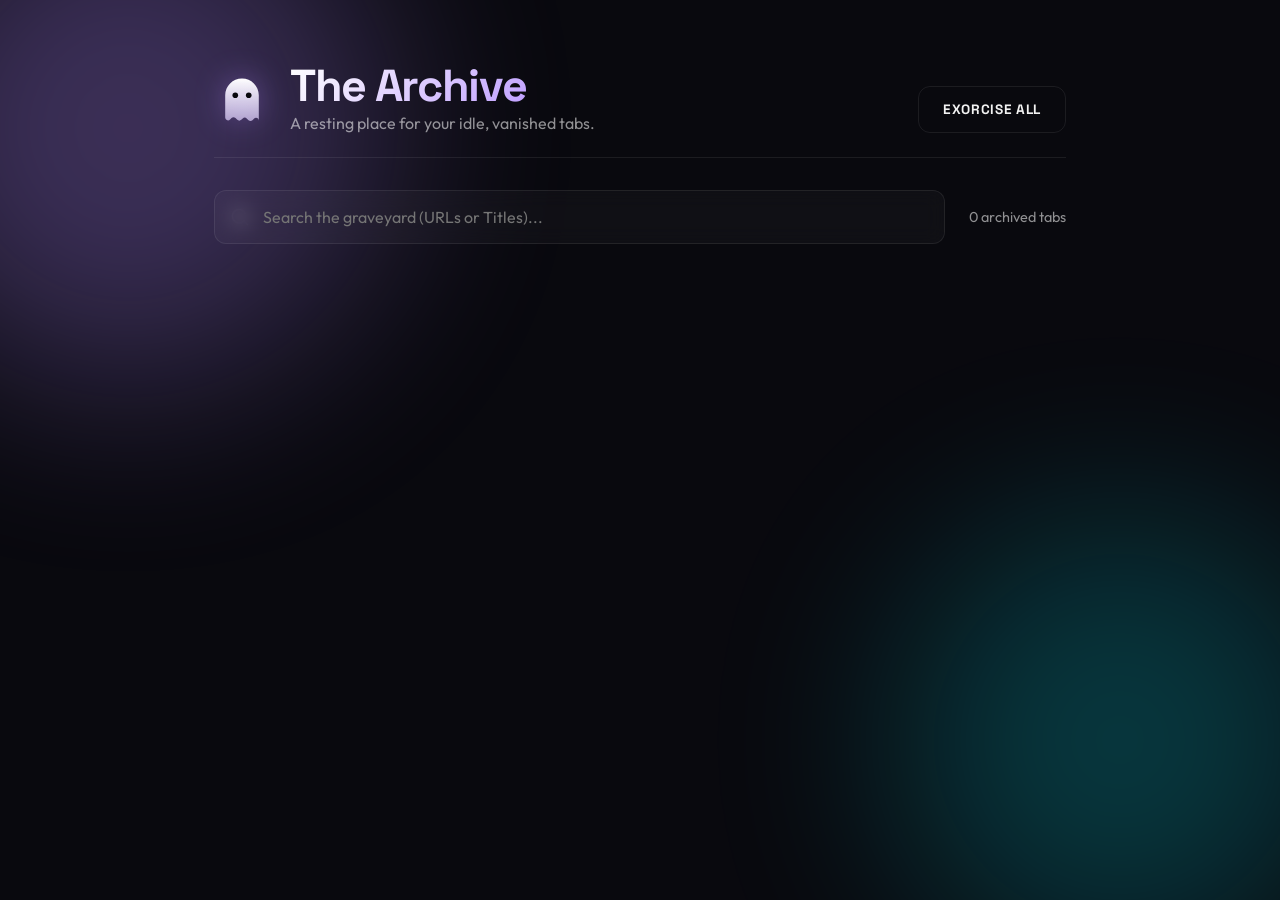
<file: ghost-tabber/archive.html>
<!DOCTYPE html>
<html lang="en">
<head>
    <meta charset="UTF-8">
    <meta name="viewport" content="width=device-width, initial-scale=1.0">
    <title>GhostTabber Archive</title>
    <link rel="preconnect" href="https://fonts.googleapis.com">
    <link rel="preconnect" href="https://fonts.gstatic.com" crossorigin>
    <link href="https://fonts.googleapis.com/css2?family=Outfit:wght@300;400;500;600&family=Space+Grotesk:wght@500;700&display=swap" rel="stylesheet">
    <style type="text/css">
        /* --- ETHEREAL DESIGN TOKENS --- */
        :root {
            --bg-void: #09090E;
            --ghost-glass: rgba(255, 255, 255, 0.03);
            --ghost-glass-hover: rgba(255, 255, 255, 0.08);
            --ghost-border: rgba(255, 255, 255, 0.08);

            --text-primary: rgba(255, 255, 255, 0.95);
            --text-secondary: rgba(255, 255, 255, 0.55);

            --glow-purple: #B088FF;
            --glow-cyan: #00F0FF;
            --glow-red: #FF4466;

            --space-xs: 0.5rem;
            --space-sm: 1rem;
            --space-md: 1.5rem;
            --space-lg: 2rem;
            --space-xl: 4rem;

            --transition-bounce: 0.4s cubic-bezier(0.175, 0.885, 0.32, 1.275);
            --transition-smooth: 0.3s ease;
        }

        /* --- BASE STYLES --- */
        * { box-sizing: border-box; margin: 0; padding: 0; }

        body {
            font-family: 'Outfit', sans-serif;
            background-color: var(--bg-void);
            color: var(--text-primary);
            min-height: 100vh;
            position: relative;
            overflow-x: hidden;
            -webkit-font-smoothing: antialiased;
        }

        /* Custom Scrollbar */
        ::-webkit-scrollbar { width: 10px; }
        ::-webkit-scrollbar-track { background: var(--bg-void); }
        ::-webkit-scrollbar-thumb { background: rgba(255, 255, 255, 0.1); border-radius: 10px; border: 2px solid var(--bg-void); }
        ::-webkit-scrollbar-thumb:hover { background: rgba(255, 255, 255, 0.2); }

        /* --- AMBIENT BACKGROUND EFFECTS --- */
        .ambient-orb {
            position: fixed;
            border-radius: 50%;
            filter: blur(100px);
            opacity: 0.3;
            z-index: 0;
            pointer-events: none;
            animation: float-orb 15s infinite alternate ease-in-out;
        }
        .orb-1 {
            background: var(--glow-purple);
            width: 40vw; height: 40vw;
            top: -10vw; left: -10vw;
        }
        .orb-2 {
            background: var(--glow-cyan);
            width: 35vw; height: 35vw;
            bottom: -5vw; right: -5vw;
            animation-delay: -7s;
            opacity: 0.2;
        }

        @keyframes float-orb {
            0% { transform: translate(0, 0) scale(1); }
            100% { transform: translate(50px, 30px) scale(1.1); }
        }

        /* --- MAIN LAYOUT --- */
        .app-container {
            position: relative;
            z-index: 1;
            max-width: 900px;
            margin: 0 auto;
            padding: var(--space-xl) var(--space-md);
            display: flex;
            flex-direction: column;
            gap: var(--space-lg);
        }

        /* --- HEADER --- */
        header {
            display: flex;
            justify-content: space-between;
            align-items: flex-end;
            padding-bottom: var(--space-md);
            border-bottom: 1px solid var(--ghost-border);
        }

        .header-left {
            display: flex;
            align-items: center;
            gap: 20px;
        }

        .ghost-icon {
            width: 56px;
            height: 56px;
            animation: levitate 4s infinite ease-in-out;
            filter: drop-shadow(0 0 15px rgba(176, 136, 255, 0.4));
        }

        @keyframes levitate {
            0%, 100% { transform: translateY(0); }
            50% { transform: translateY(-8px); }
        }

        h1 {
            font-family: 'Space Grotesk', sans-serif;
            font-size: 2.8rem;
            font-weight: 700;
            letter-spacing: -0.03em;
            background: linear-gradient(135deg, #fff, var(--glow-purple));
            -webkit-background-clip: text;
            -webkit-text-fill-color: transparent;
            margin-bottom: 4px;
            line-height: 1;
        }

        .caption {
            font-size: 1rem;
            color: var(--text-secondary);
        }

        /* --- CONTROLS --- */
        .controls {
            display: flex;
            justify-content: space-between;
            align-items: center;
            gap: var(--space-md);
        }

        .search-bar {
            flex-grow: 1;
            position: relative;
        }

        .search-input {
            width: 100%;
            background: var(--ghost-glass);
            border: 1px solid var(--ghost-border);
            color: var(--text-primary);
            padding: 16px 20px 16px 48px;
            font-family: inherit;
            font-size: 1rem;
            border-radius: 12px;
            outline: none;
            transition: var(--transition-smooth);
            backdrop-filter: blur(10px);
            -webkit-backdrop-filter: blur(10px);
        }

        .search-input:focus {
            border-color: var(--glow-cyan);
            box-shadow: 0 0 20px rgba(0, 240, 255, 0.15);
            background: rgba(0, 0, 0, 0.4);
        }

        .search-icon {
            position: absolute;
            left: 16px;
            top: 50%;
            transform: translateY(-50%);
            color: var(--text-secondary);
            width: 20px;
            height: 20px;
        }

        /* --- TAB LIST --- */
        .archive-list {
            display: flex;
            flex-direction: column;
            gap: 12px;
        }

        .tab-card {
            background: var(--ghost-glass);
            border: 1px solid var(--ghost-border);
            border-radius: 16px;
            padding: 20px;
            display: flex;
            align-items: center;
            gap: 20px;
            backdrop-filter: blur(20px);
            -webkit-backdrop-filter: blur(20px);
            transition: var(--transition-smooth);
            animation: slide-up 0.4s ease-out forwards;
            opacity: 0;
            transform: translateY(10px);
        }

        .tab-card:hover {
            background: var(--ghost-glass-hover);
            border-color: rgba(255, 255, 255, 0.15);
            transform: translateY(-2px);
            box-shadow: 0 10px 30px rgba(0,0,0,0.2);
        }

        @keyframes slide-up {
            to { opacity: 1; transform: translateY(0); }
        }

        .tab-favicon {
            width: 32px;
            height: 32px;
            border-radius: 8px;
            background: rgba(255, 255, 255, 0.1);
            display: flex;
            align-items: center;
            justify-content: center;
            flex-shrink: 0;
            overflow: hidden;
        }

        .tab-favicon img { width: 100%; height: 100%; object-fit: cover; }

        .tab-info {
            flex-grow: 1;
            min-width: 0;
        }

        .tab-title {
            font-family: 'Space Grotesk', sans-serif;
            font-size: 1.1rem;
            font-weight: 600;
            color: var(--text-primary);
            white-space: nowrap;
            overflow: hidden;
            text-overflow: ellipsis;
            margin-bottom: 4px;
        }

        .tab-meta {
            display: flex;
            align-items: center;
            gap: 12px;
            font-size: 0.85rem;
            color: var(--text-secondary);
        }

        .tab-url {
            white-space: nowrap;
            overflow: hidden;
            text-overflow: ellipsis;
            max-width: 300px;
            color: var(--glow-cyan);
            opacity: 0.8;
        }

        /* --- BUTTONS --- */
        .btn {
            padding: 10px 16px;
            font-family: 'Space Grotesk', sans-serif;
            font-size: 0.85rem;
            font-weight: 700;
            text-transform: uppercase;
            letter-spacing: 0.05em;
            border-radius: 8px;
            cursor: pointer;
            transition: var(--transition-bounce);
            outline: none;
            display: flex;
            align-items: center;
            justify-content: center;
            gap: 8px;
            white-space: nowrap;
        }

        .btn:active { transform: scale(0.95); }

        .btn-revive {
            background: linear-gradient(135deg, var(--glow-purple), #7b42f6);
            color: #fff;
            border: none;
            box-shadow: 0 4px 15px rgba(176, 136, 255, 0.2);
        }
        .btn-revive:hover { box-shadow: 0 6px 20px rgba(176, 136, 255, 0.4); }

        .btn-banish {
            background: transparent;
            border: 1px solid var(--ghost-border);
            color: var(--text-secondary);
        }
        .btn-banish:hover {
            background: rgba(255, 68, 102, 0.1);
            border-color: var(--glow-red);
            color: var(--glow-red);
        }

        .btn-danger-outline {
            background: transparent;
            border: 1px solid var(--ghost-border);
            color: var(--text-primary);
            padding: 14px 24px;
            border-radius: 12px;
        }
        .btn-danger-outline:hover {
            background: rgba(255, 68, 102, 0.15);
            border-color: var(--glow-red);
            color: var(--glow-red);
            box-shadow: 0 0 15px rgba(255, 68, 102, 0.2);
        }

        /* Empty State */
        .empty-state {
            text-align: center;
            padding: var(--space-xl) 0;
            color: var(--text-secondary);
            display: none;
        }
        .empty-state h3 {
            font-family: 'Space Grotesk', sans-serif;
            font-size: 1.5rem;
            margin-bottom: 8px;
            color: var(--text-primary);
        }

    </style>
</head>
<body>

    <!-- Ambient Glow Background -->
    <div class="ambient-orb orb-1"></div>
    <div class="ambient-orb orb-2"></div>

    <div class="app-container">

        <!-- Header -->
        <header>
            <div class="header-left">
                <svg class="ghost-icon" viewBox="0 0 100 100" fill="none" xmlns="http://www.w3.org/2000/svg">
                    <path d="M50 15C33.4315 15 20 28.4315 20 45V85C20 87.7614 22.2386 90 25 90C26.3807 90 27.7046 89.4518 28.6803 88.4761L31.3197 85.8368C33.2723 83.8841 36.4384 83.8841 38.391 85.8368L41.609 89.0547C43.5616 91.0074 46.7277 91.0074 48.6803 89.0547L51.3197 86.4154C53.2723 84.4628 56.4384 84.4628 58.391 86.4154L61.609 89.6333C63.5616 91.586 66.7277 91.586 68.6803 89.6333L71.3197 86.9939C72.2954 86.0182 73.6193 85.4701 75 85.4701C77.7614 85.4701 80 87.7086 80 90.4701V45C80 28.4315 66.5685 15 50 15Z" fill="url(#ghost-grad)"/>
                    <circle cx="38" cy="45" r="5" fill="#09090E"/>
                    <circle cx="62" cy="45" r="5" fill="#09090E"/>
                    <defs>
                        <linearGradient id="ghost-grad" x1="50" y1="15" x2="50" y2="90" gradientUnits="userSpaceOnUse">
                            <stop stop-color="#FFFFFF"/>
                            <stop offset="1" stop-color="#E2D4FF" stop-opacity="0.7"/>
                        </linearGradient>
                    </defs>
                </svg>
                <div>
                    <h1>The Archive</h1>
                    <p class="caption">A resting place for your idle, vanished tabs.</p>
                </div>
            </div>
            <button class="btn btn-danger-outline" id="clearAllBtn">Exorcise All</button>
        </header>

        <!-- Controls -->
        <div class="controls">
            <div class="search-bar">
                <svg class="search-icon" viewBox="0 0 24 24" fill="none" stroke="currentColor" stroke-width="2" stroke-linecap="round" stroke-linejoin="round">
                    <circle cx="11" cy="11" r="8"></circle>
                    <line x1="21" y1="21" x2="16.65" y2="16.65"></line>
                </svg>
                <input type="text" id="searchInput" class="search-input" placeholder="Search the graveyard (URLs or Titles)...">
            </div>
            <div style="color: var(--text-secondary); white-space: nowrap; font-size: 0.9rem;" id="totalCount">0 archived tabs</div>
        </div>

        <!-- Archive List -->
        <div class="archive-list" id="archiveList">
            <!-- Items injected by JS -->
        </div>

        <!-- Empty State -->
        <div class="empty-state" id="emptyState">
            <svg style="width: 80px; height: 80px; opacity: 0.3; margin-bottom: 20px;" viewBox="0 0 100 100" fill="none" xmlns="http://www.w3.org/2000/svg">
                <path d="M50 25C38 25 28 35 28 47V75L35 68L42 75L50 68L58 75L65 68L72 75V47C72 35 62 25 50 25Z" stroke="currentColor" stroke-width="4" stroke-linecap="round" stroke-linejoin="round"/>
            </svg>
            <h3>No Spirits Here</h3>
            <p>Your browser is currently un-haunted. GhostTabber hasn't closed any tabs yet.</p>
        </div>

    </div>

    <script src="archive.js"></script>
</body>
</html>
</file>
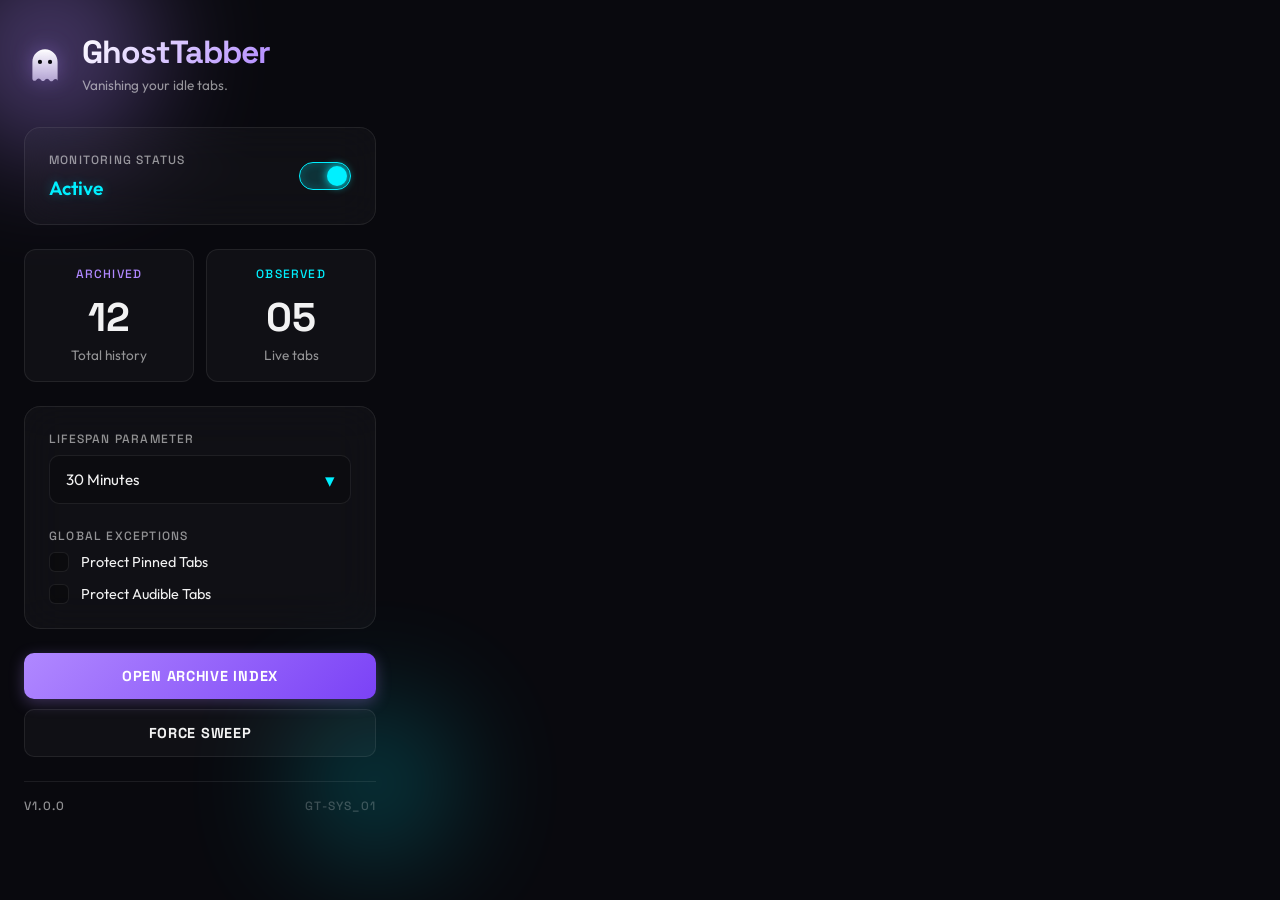
<file: ghost-tabber/popup.html>
<!DOCTYPE html>
<html lang="en">
<head>
    <meta charset="UTF-8">
    <meta name="viewport" content="width=device-width, initial-scale=1.0">
    <title>GhostTabber — Ethereal Edition</title>
    <link rel="preconnect" href="https://fonts.googleapis.com">
    <link rel="preconnect" href="https://fonts.gstatic.com" crossorigin>
    <link href="https://fonts.googleapis.com/css2?family=Outfit:wght@300;400;500;600&family=Space+Grotesk:wght@500;700&display=swap" rel="stylesheet">
    <style type="text/css">
        /* --- ETHEREAL DESIGN TOKENS --- */
        :root {
            --bg-void: #09090E;
            --ghost-glass: rgba(255, 255, 255, 0.03);
            --ghost-glass-hover: rgba(255, 255, 255, 0.08);
            --ghost-border: rgba(255, 255, 255, 0.08);

            --text-primary: rgba(255, 255, 255, 0.95);
            --text-secondary: rgba(255, 255, 255, 0.55);

            --glow-purple: #B088FF;
            --glow-cyan: #00F0FF;

            --space-xs: 0.5rem;
            --space-sm: 1rem;
            --space-md: 1.5rem;
            --space-lg: 2rem;

            --transition-bounce: 0.4s cubic-bezier(0.175, 0.885, 0.32, 1.275);
            --transition-smooth: 0.3s ease;
        }

        /* --- BASE STYLES --- */
        * { box-sizing: border-box; margin: 0; padding: 0; }

        body {
            font-family: 'Outfit', sans-serif;
            background-color: var(--bg-void);
            color: var(--text-primary);
            width: 400px; /* Standard extension width */
            min-height: 550px;
            position: relative;
            overflow: hidden;
            -webkit-font-smoothing: antialiased;
        }

        /* --- AMBIENT BACKGROUND EFFECTS --- */
        .ambient-orb {
            position: absolute;
            border-radius: 50%;
            filter: blur(60px);
            opacity: 0.4;
            z-index: 0;
            pointer-events: none;
            animation: float-orb 10s infinite alternate ease-in-out;
        }
        .orb-1 {
            background: var(--glow-purple);
            width: 200px; height: 200px;
            top: -50px; left: -50px;
        }
        .orb-2 {
            background: var(--glow-cyan);
            width: 150px; height: 150px;
            bottom: -20px; right: -50px;
            animation-delay: -5s;
            opacity: 0.25;
        }

        @keyframes float-orb {
            0% { transform: translate(0, 0) scale(1); }
            100% { transform: translate(30px, 20px) scale(1.1); }
        }

        /* --- MAIN CONTAINER --- */
        .app-container {
            position: relative;
            z-index: 1;
            padding: var(--space-md);
            height: 100%;
            display: flex;
            flex-direction: column;
            gap: var(--space-md);
        }

        /* --- GLASS PANELS --- */
        .glass-panel {
            background: var(--ghost-glass);
            border: 1px solid var(--ghost-border);
            border-radius: 16px;
            padding: var(--space-md);
            backdrop-filter: blur(20px);
            -webkit-backdrop-filter: blur(20px);
            transition: var(--transition-smooth);
        }

        /* --- TYPOGRAPHY --- */
        h1 {
            font-family: 'Space Grotesk', sans-serif;
            font-size: 2rem;
            font-weight: 700;
            letter-spacing: -0.03em;
            background: linear-gradient(135deg, #fff, var(--glow-purple));
            -webkit-background-clip: text;
            -webkit-text-fill-color: transparent;
            margin-bottom: 4px;
        }

        .label-text {
            font-family: 'Space Grotesk', sans-serif;
            font-size: 0.75rem;
            text-transform: uppercase;
            letter-spacing: 0.1em;
            color: var(--text-secondary);
            font-weight: 500;
            display: block;
            margin-bottom: var(--space-xs);
        }

        .caption {
            font-size: 0.85rem;
            color: var(--text-secondary);
            line-height: 1.4;
        }

        /* --- HEADER & GHOST ICON --- */
        header {
            display: flex;
            align-items: center;
            gap: 16px;
            padding: var(--space-xs) 0;
        }

        .ghost-icon {
            width: 42px;
            height: 42px;
            animation: levitate 3s infinite ease-in-out;
            filter: drop-shadow(0 0 10px rgba(176, 136, 255, 0.4));
        }

        @keyframes levitate {
            0%, 100% { transform: translateY(0); }
            50% { transform: translateY(-6px); }
        }

        /* --- STATUS ROW --- */
        .status-row {
            display: flex;
            justify-content: space-between;
            align-items: center;
        }

        .status-text {
            font-size: 1.2rem;
            font-weight: 600;
            color: var(--glow-cyan);
            text-shadow: 0 0 12px rgba(0, 240, 255, 0.3);
        }

        /* --- STATS GRID --- */
        .stats-grid {
            display: grid;
            grid-template-columns: 1fr 1fr;
            gap: 12px;
        }

        .stat-card {
            background: var(--ghost-glass);
            border: 1px solid var(--ghost-border);
            border-radius: 12px;
            padding: 16px;
            text-align: center;
            display: flex;
            flex-direction: column;
            justify-content: center;
        }

        .stat-value {
            font-family: 'Space Grotesk', sans-serif;
            font-size: 2.5rem;
            font-weight: 700;
            line-height: 1;
            margin: 8px 0;
            color: var(--text-primary);
        }

        /* --- FORM ELEMENTS --- */
        /* Custom Select */
        .select-wrapper {
            position: relative;
            margin-bottom: var(--space-md);
        }

        select {
            appearance: none;
            background: rgba(0, 0, 0, 0.2);
            border: 1px solid var(--ghost-border);
            color: var(--text-primary);
            padding: 14px 16px;
            width: 100%;
            font-family: inherit;
            font-size: 0.95rem;
            border-radius: 10px;
            cursor: pointer;
            outline: none;
            transition: var(--transition-smooth);
        }

        select:focus, select:hover {
            border-color: var(--glow-purple);
            box-shadow: 0 0 15px rgba(176, 136, 255, 0.15);
        }

        select option {
            background: #1a1a24;
            color: #fff;
        }

        .select-wrapper::after {
            content: "▾";
            position: absolute;
            right: 16px;
            top: 50%;
            transform: translateY(-50%);
            color: var(--glow-cyan);
            pointer-events: none;
            font-size: 1.2rem;
        }

        /* Custom Toggle */
        .toggle-switch {
            position: relative;
            display: inline-block;
            width: 52px;
            height: 28px;
        }

        .toggle-switch input { opacity: 0; width: 0; height: 0; }

        .slider {
            position: absolute;
            cursor: pointer;
            top: 0; left: 0; right: 0; bottom: 0;
            background-color: rgba(255, 255, 255, 0.1);
            border-radius: 30px;
            transition: .4s;
            border: 1px solid var(--ghost-border);
        }

        .slider:before {
            position: absolute;
            content: "";
            height: 20px; width: 20px;
            left: 3px; bottom: 3px;
            background-color: var(--text-secondary);
            border-radius: 50%;
            transition: var(--transition-bounce);
        }

        input:checked + .slider {
            background-color: rgba(0, 240, 255, 0.15);
            border-color: var(--glow-cyan);
            box-shadow: inset 0 0 10px rgba(0, 240, 255, 0.2);
        }

        input:checked + .slider:before {
            transform: translateX(24px);
            background-color: var(--glow-cyan);
            box-shadow: 0 0 10px var(--glow-cyan);
        }

        /* Custom Checkboxes */
        .checkbox-group {
            display: flex;
            flex-direction: column;
            gap: 12px;
        }

        .checkbox-row {
            display: flex;
            align-items: center;
            gap: 12px;
            cursor: pointer;
            font-size: 0.9rem;
            color: var(--text-primary);
            transition: var(--transition-smooth);
        }

        .checkbox-row:hover {
            color: var(--glow-cyan);
        }

        .checkbox-row input {
            position: absolute;
            opacity: 0;
            cursor: pointer;
            height: 0;
            width: 0;
        }

        .custom-checkbox {
            height: 20px;
            width: 20px;
            background-color: rgba(0, 0, 0, 0.3);
            border: 1px solid var(--ghost-border);
            border-radius: 6px;
            display: flex;
            align-items: center;
            justify-content: center;
            transition: var(--transition-bounce);
        }

        .checkbox-row:hover .custom-checkbox {
            border-color: var(--glow-cyan);
        }

        .checkbox-row input:checked ~ .custom-checkbox {
            background-color: var(--glow-cyan);
            border-color: var(--glow-cyan);
            box-shadow: 0 0 10px rgba(0, 240, 255, 0.4);
        }

        .custom-checkbox::after {
            content: "";
            display: none;
            width: 4px;
            height: 10px;
            border: solid var(--bg-void);
            border-width: 0 2px 2px 0;
            transform: rotate(45deg);
            margin-bottom: 2px;
        }

        .checkbox-row input:checked ~ .custom-checkbox::after {
            display: block;
        }

        /* --- BUTTONS --- */
        .actions {
            display: flex;
            flex-direction: column;
            gap: 10px;
            margin-top: auto;
        }

        .btn {
            width: 100%;
            padding: 14px;
            font-family: 'Space Grotesk', sans-serif;
            font-size: 0.9rem;
            font-weight: 700;
            text-transform: uppercase;
            letter-spacing: 0.05em;
            border-radius: 10px;
            cursor: pointer;
            transition: var(--transition-bounce);
            outline: none;
            position: relative;
            overflow: hidden;
        }

        .btn:active { transform: scale(0.97); }

        .btn-primary {
            background: linear-gradient(135deg, var(--glow-purple), #7b42f6);
            color: #fff;
            border: none;
            box-shadow: 0 4px 15px rgba(176, 136, 255, 0.3);
        }

        .btn-primary:hover {
            box-shadow: 0 6px 20px rgba(176, 136, 255, 0.5);
            transform: translateY(-2px);
        }

        .btn-secondary {
            background: var(--ghost-glass);
            border: 1px solid var(--ghost-border);
            color: var(--text-primary);
        }

        .btn-secondary:hover {
            background: var(--ghost-glass-hover);
            border-color: rgba(255, 255, 255, 0.2);
            transform: translateY(-2px);
        }

        /* --- FOOTER --- */
        footer {
            display: flex;
            justify-content: space-between;
            padding-top: var(--space-sm);
            border-top: 1px solid var(--ghost-border);
        }

        /* Focus States for Accessibility */
        *:focus-visible {
            outline: 2px solid var(--glow-cyan);
            outline-offset: 2px;
        }
    </style>
</head>
<body>

    <!-- Ambient Glow Background -->
    <div class="ambient-orb orb-1"></div>
    <div class="ambient-orb orb-2"></div>

    <div class="app-container">

        <!-- Header -->
        <header>
            <svg class="ghost-icon" viewBox="0 0 100 100" fill="none" xmlns="http://www.w3.org/2000/svg">
                <path d="M50 15C33.4315 15 20 28.4315 20 45V85C20 87.7614 22.2386 90 25 90C26.3807 90 27.7046 89.4518 28.6803 88.4761L31.3197 85.8368C33.2723 83.8841 36.4384 83.8841 38.391 85.8368L41.609 89.0547C43.5616 91.0074 46.7277 91.0074 48.6803 89.0547L51.3197 86.4154C53.2723 84.4628 56.4384 84.4628 58.391 86.4154L61.609 89.6333C63.5616 91.586 66.7277 91.586 68.6803 89.6333L71.3197 86.9939C72.2954 86.0182 73.6193 85.4701 75 85.4701C77.7614 85.4701 80 87.7086 80 90.4701V45C80 28.4315 66.5685 15 50 15Z" fill="url(#ghost-grad)"/>
                <circle cx="38" cy="45" r="5" fill="#09090E"/>
                <circle cx="62" cy="45" r="5" fill="#09090E"/>
                <defs>
                    <linearGradient id="ghost-grad" x1="50" y1="15" x2="50" y2="90" gradientUnits="userSpaceOnUse">
                        <stop stop-color="#FFFFFF"/>
                        <stop offset="1" stop-color="#E2D4FF" stop-opacity="0.7"/>
                    </linearGradient>
                </defs>
            </svg>
            <div>
                <h1>GhostTabber</h1>
                <p class="caption">Vanishing your idle tabs.</p>
            </div>
        </header>

        <!-- Status Panel -->
        <div class="glass-panel status-row">
            <div>
                <span class="label-text">Monitoring Status</span>
                <div class="status-text" id="statusText">Active</div>
            </div>
            <label class="toggle-switch">
                <input type="checkbox" id="enabledToggle" checked>
                <span class="slider"></span>
            </label>
        </div>

        <!-- Stats Grid -->
        <div class="stats-grid">
            <div class="stat-card">
                <span class="label-text" style="color: var(--glow-purple)">Archived</span>
                <div class="stat-value" id="archivedCount">12</div>
                <span class="caption">Total history</span>
            </div>
            <div class="stat-card">
                <span class="label-text" style="color: var(--glow-cyan)">Observed</span>
                <div class="stat-value" id="monitoredCount">05</div>
                <span class="caption">Live tabs</span>
            </div>
        </div>

        <!-- Configuration Panel -->
        <div class="glass-panel">
            <span class="label-text">Lifespan Parameter</span>
            <div class="select-wrapper">
                <select id="timeoutSelect">
                  <option value="10000">⚡ 10 Seconds (Test)</option>
                  <option value="300000">5 Minutes</option>
                  <option value="600000">10 Minutes</option>
                  <option value="1800000" selected>30 Minutes</option>
                  <option value="3600000">1 Hour</option>
                  <option value="7200000">2 Hours</option>
                  <option value="14400000">4 Hours</option>
                </select>
            </div>

            <span class="label-text">Global Exceptions</span>
            <div class="checkbox-group">
                <label class="checkbox-row">
                    <input type="checkbox" id="excludePinnedCheck">
                    <span class="custom-checkbox"></span>
                    Protect Pinned Tabs
                </label>
                <label class="checkbox-row">
                    <input type="checkbox" id="excludeAudibleCheck">
                    <span class="custom-checkbox"></span>
                    Protect Audible Tabs
                </label>
            </div>
        </div>

        <!-- Interactions -->
        <div class="actions">
            <button id="openArchiveBtn" class="btn btn-primary">Open Archive Index</button>
            <button id="checkNowBtn" class="btn btn-secondary">Force Sweep</button>
        </div>

        <!-- Footer -->
        <footer>
            <span class="label-text" style="margin:0;">v1.0.0</span>
            <span class="label-text" style="margin:0; opacity: 0.4;">GT-SYS_01</span>
        </footer>

    </div>

    <script src="popup.js"></script>
</body>
</html>
</file>
